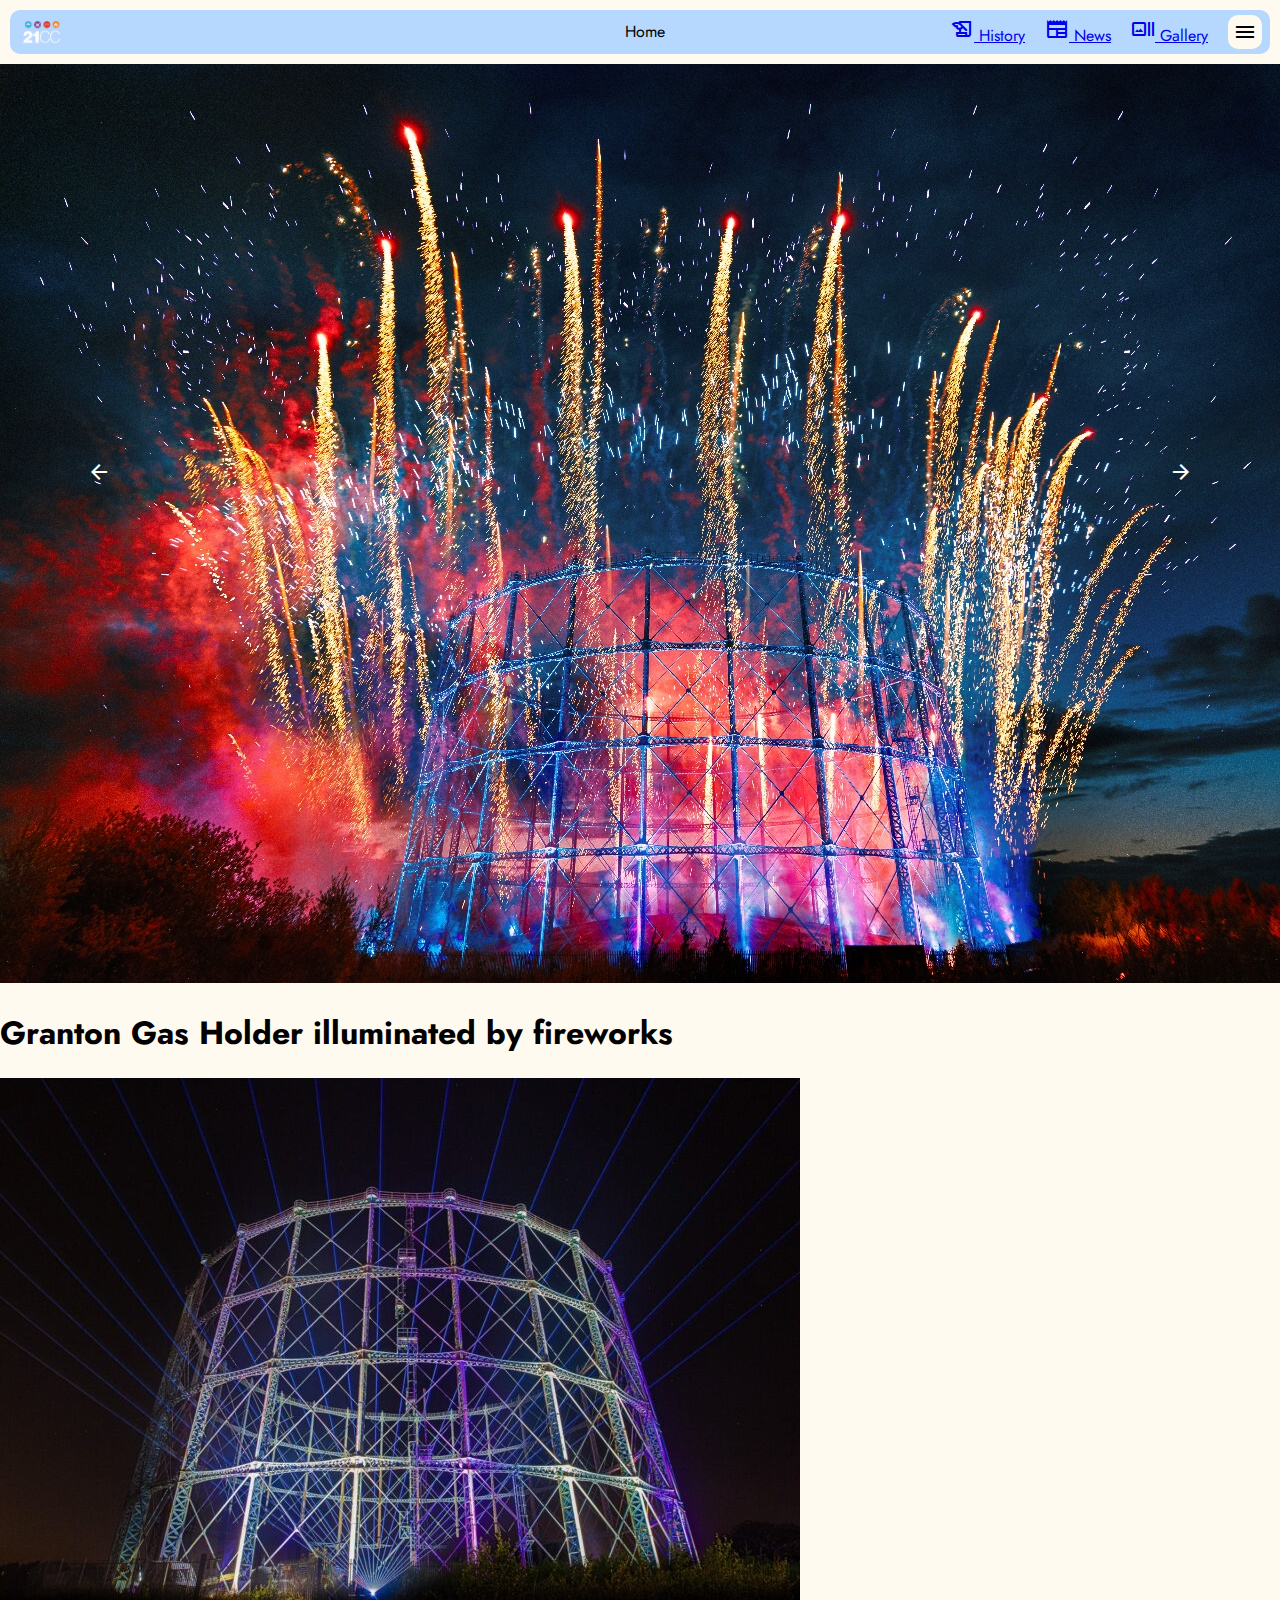
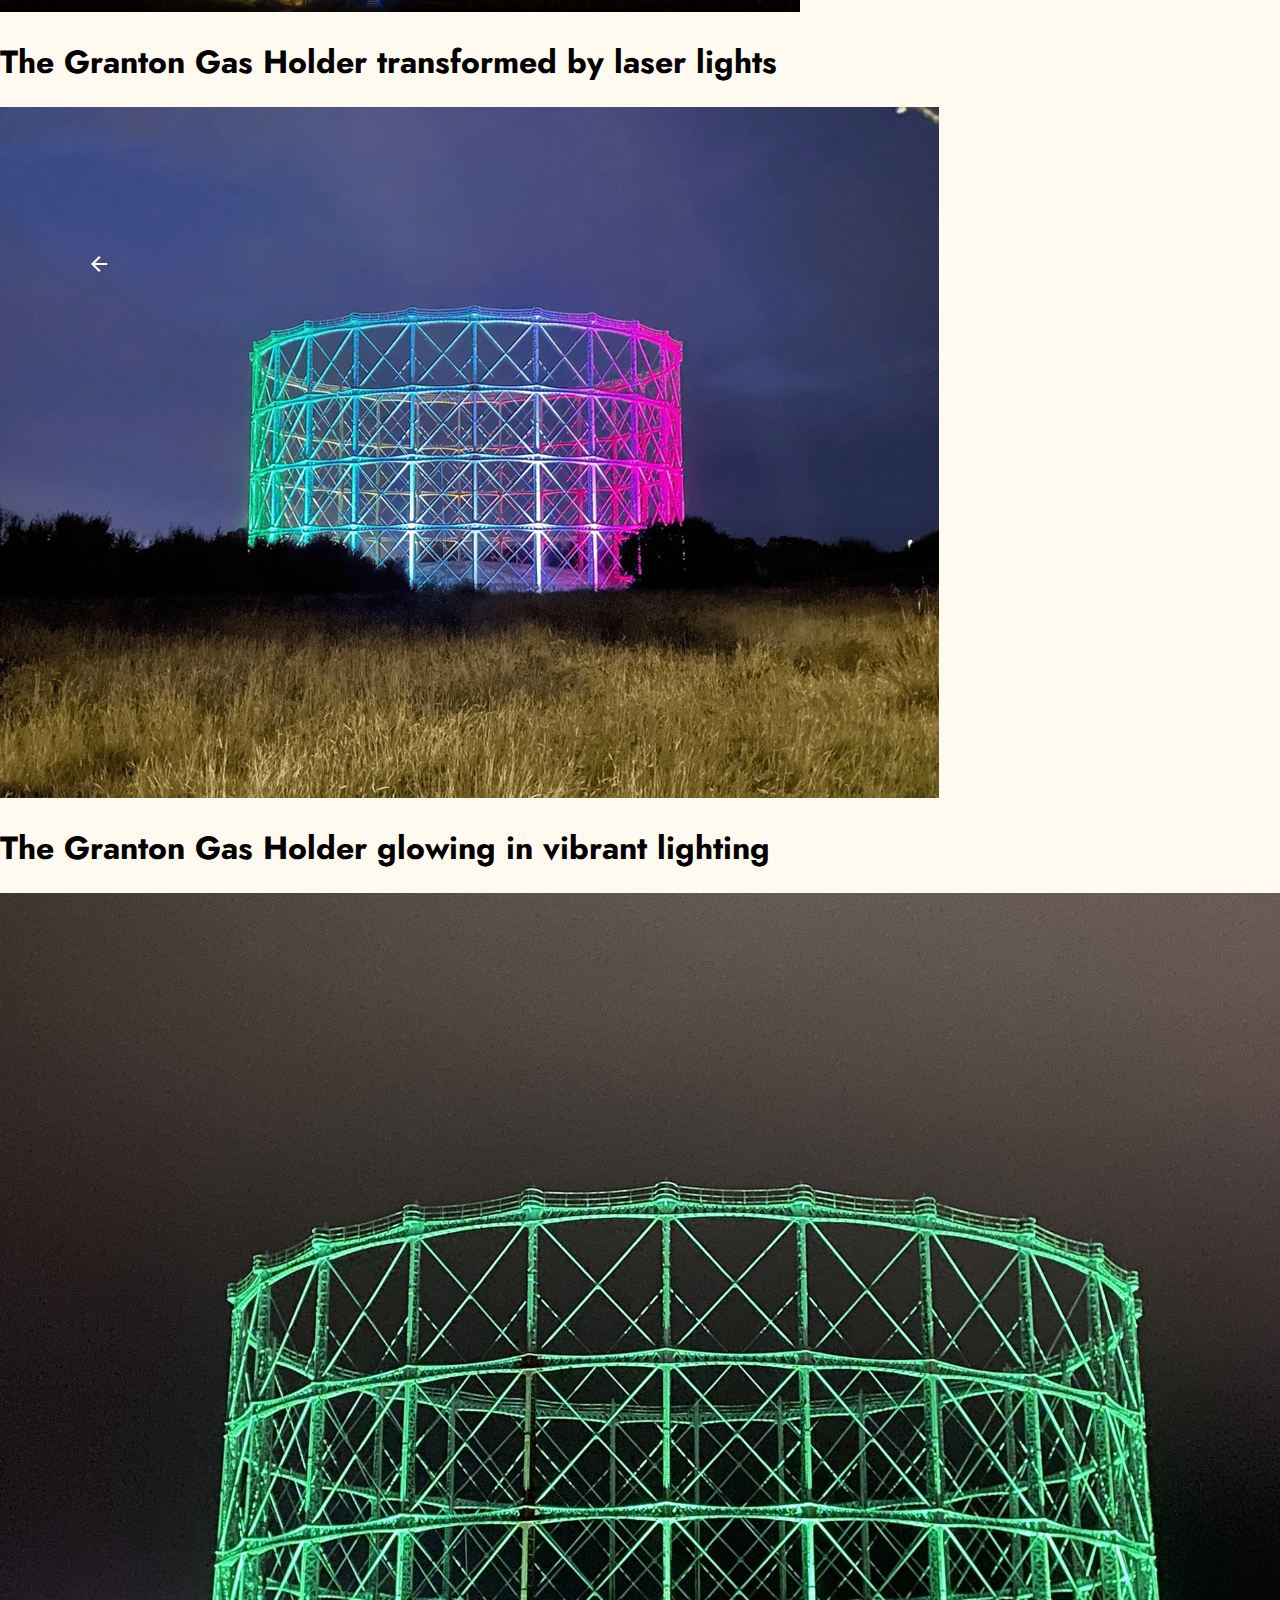
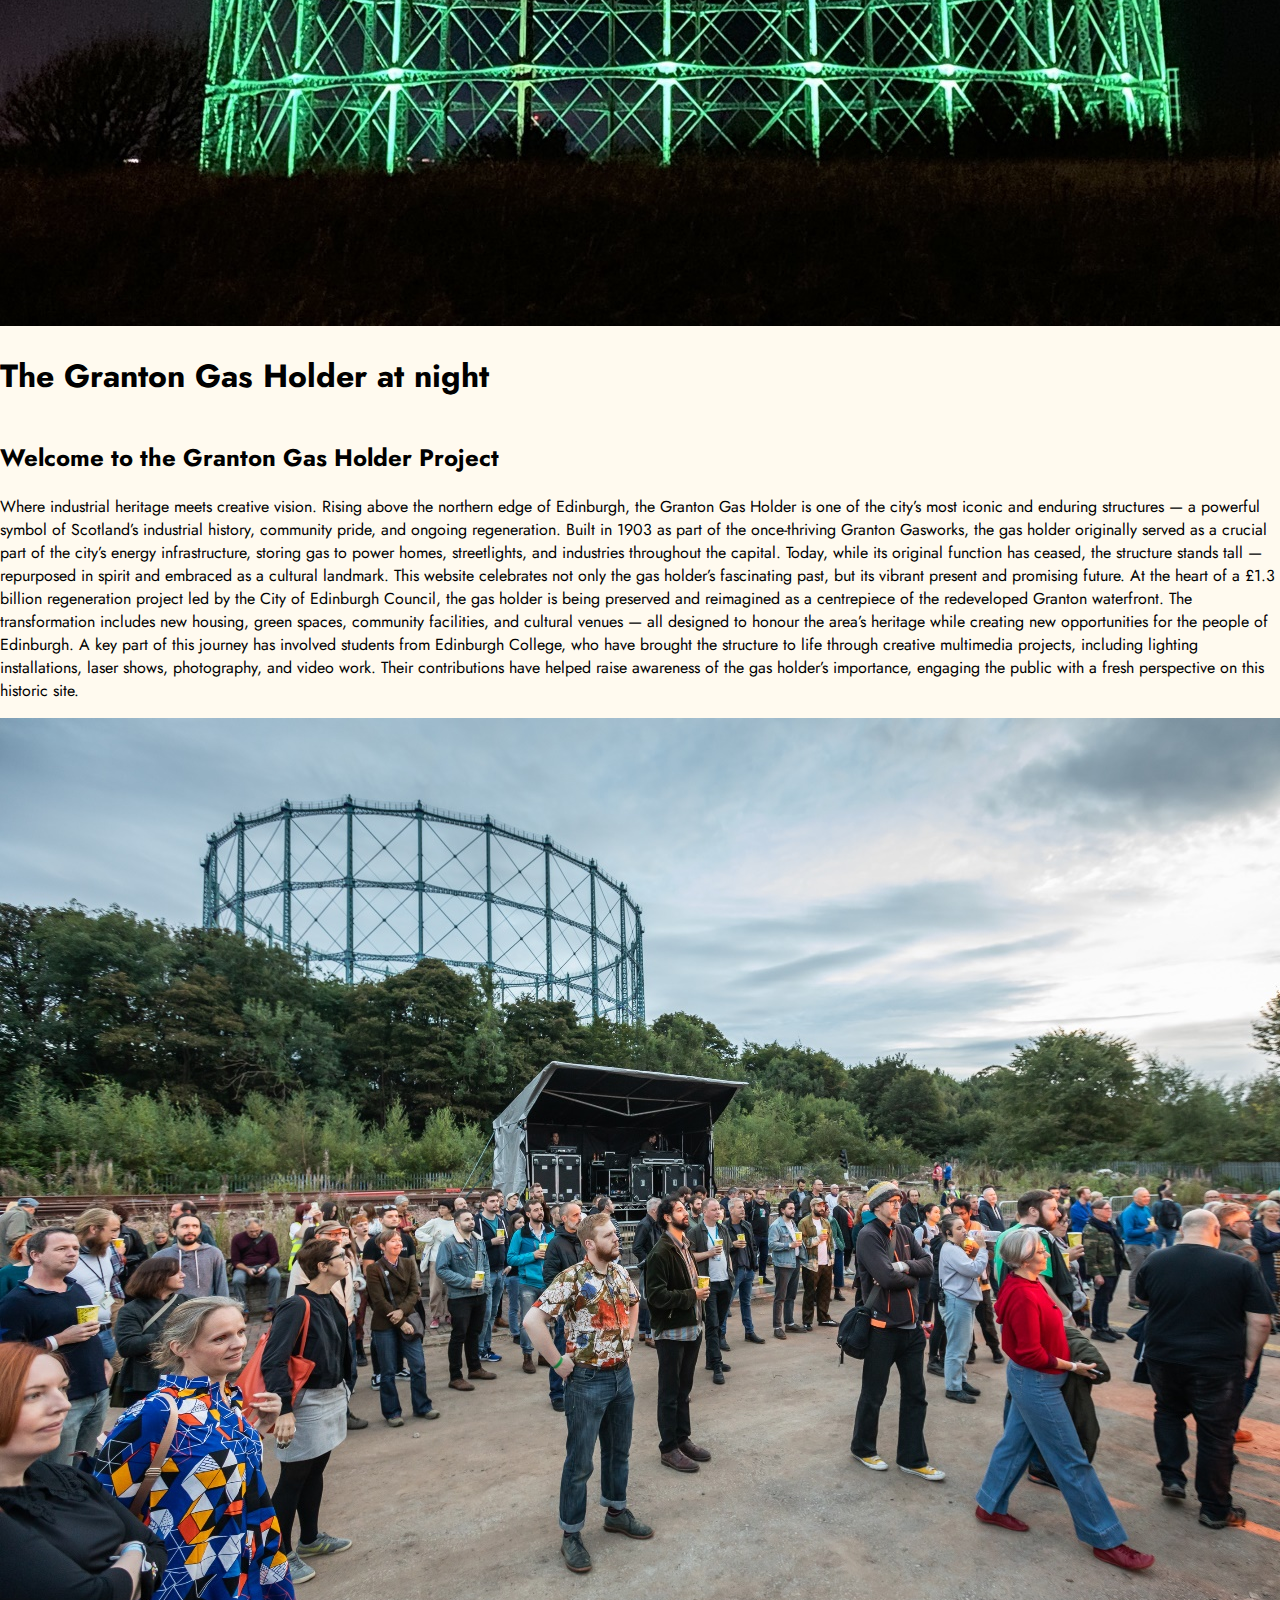
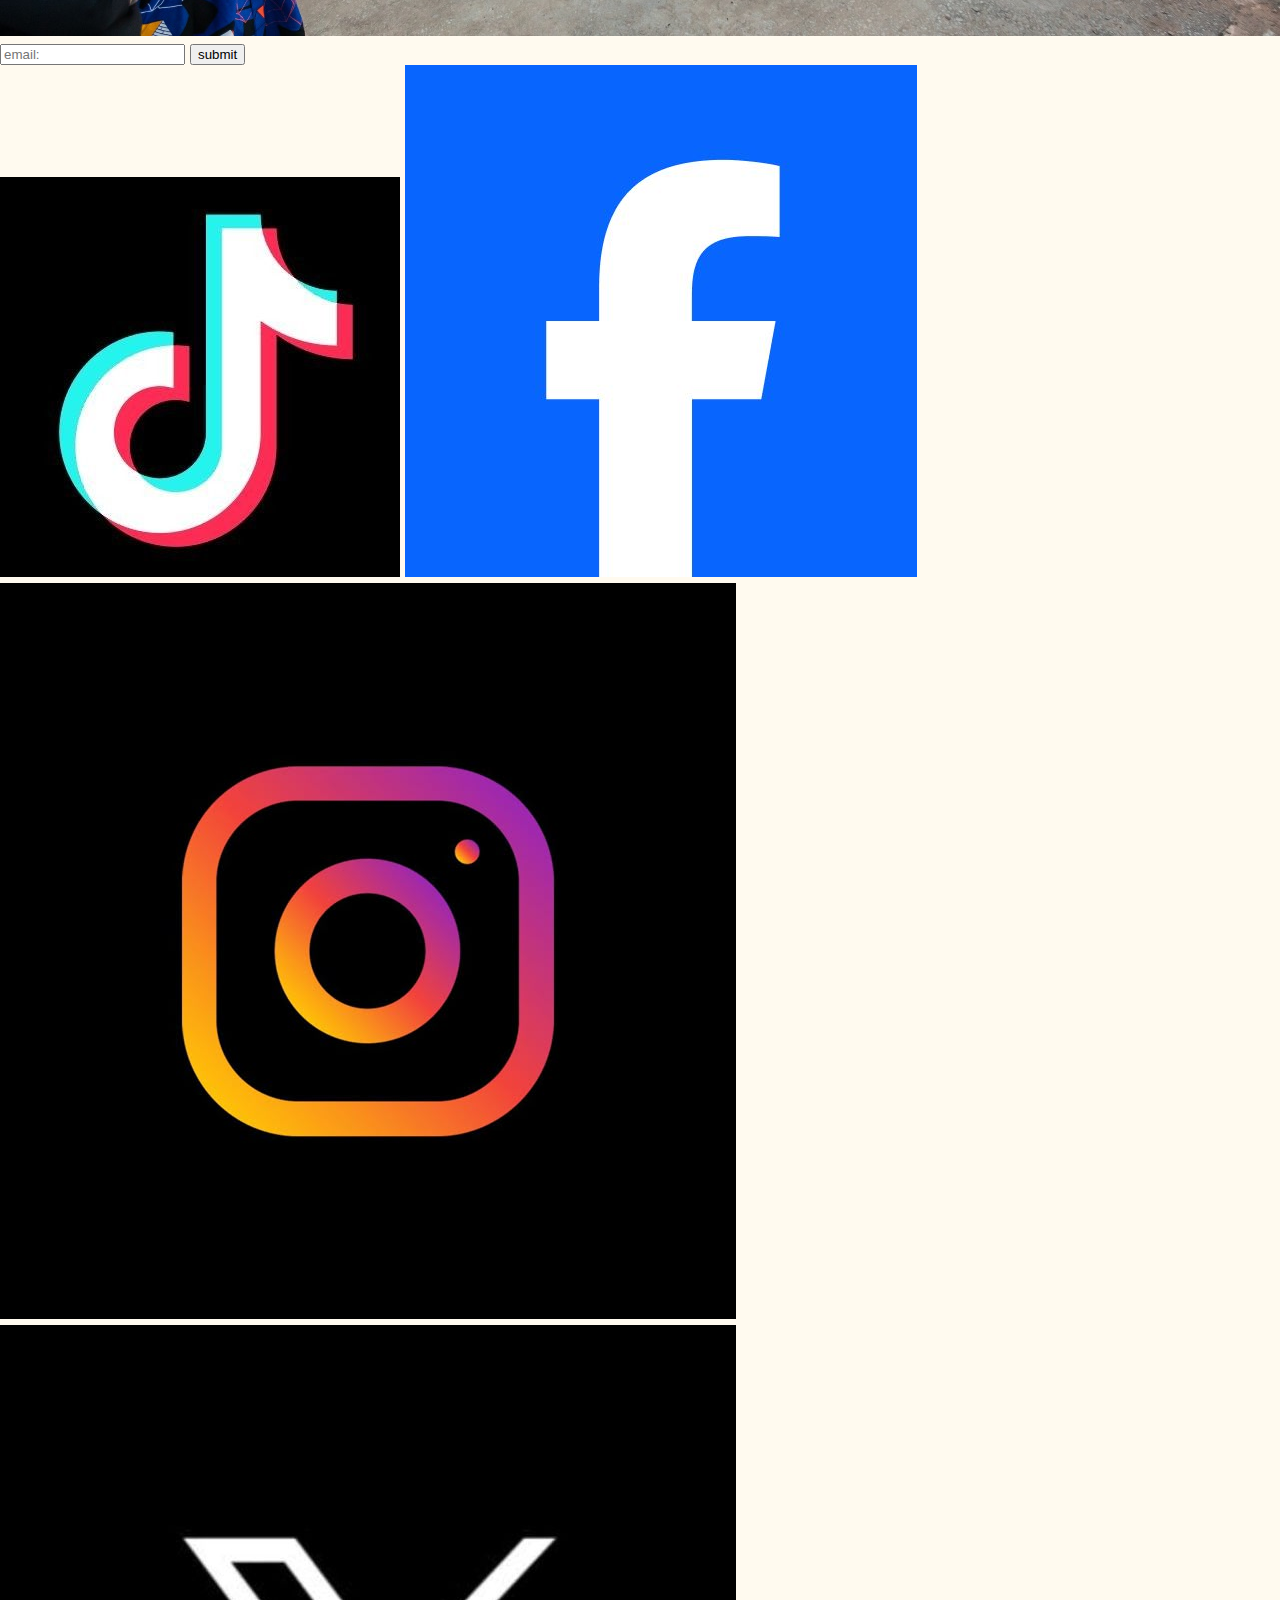
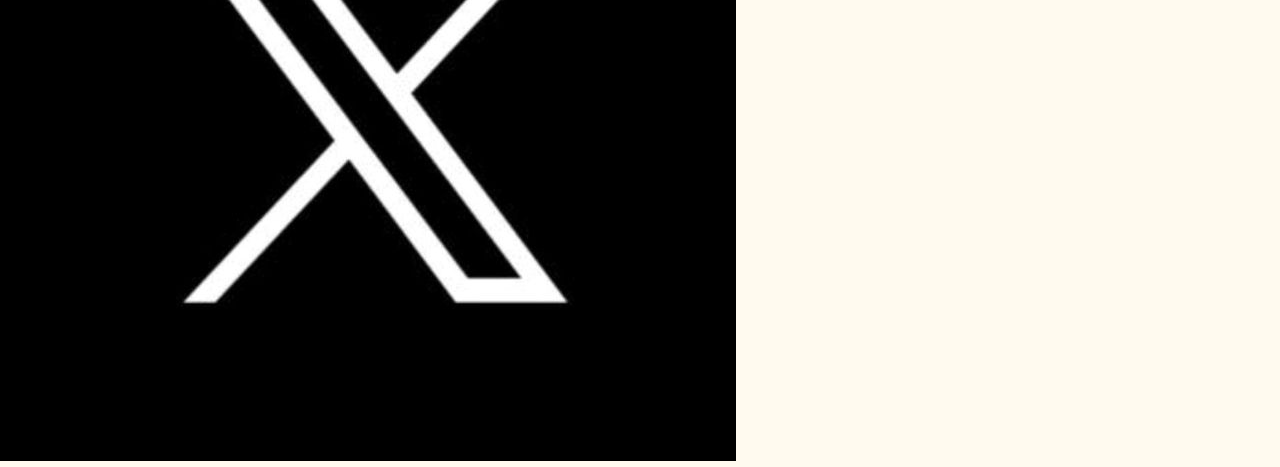
<file: index.html>
<!DOCTYPE html>

<html lang="en">

<head>
  <meta charset="UTF-8" />
  <meta name="viewport" content="width=device-width, initial-scale=1.0" />
  <link rel="stylesheet" href="css/style.css" />
  <script src="js/script.js"></script>
  <title>Document</title>
  <link
    href="https://fonts.googleapis.com/css2?family=Material+Symbols+Outlined&icon_names=arrow_back,arrow_forward,art_track,history_edu,mail,menu,newspaper,pin_drop,videocam"
    rel="stylesheet" />
</head>

<body onresize="slideHeight()">
  <!--navbar -->
  <div class="navbar-container">
    <div class="navbar-content">
      <div class="logo">
        <a href="/"><img src="img/logo.png" alt="logo"/></a>
      </div>
      <div class="title">Home</div>
      <div class="dropdown">
        <div class="desktop-links">
          <a href="/history.html">
            <span class="material-symbols-outlined"> history_edu </span>
            History
          </a>
          <a href="/news.html">
            <span class="material-symbols-outlined"> newspaper </span>
            News
          </a>
          <a href="/gallery.html">
            <span class="material-symbols-outlined"> art_track </span>
            Gallery
          </a>
        </div>
        <span class="dropdown-button" onclick="OpenDropdown()">
          <span class="material-symbols-outlined"> menu </span>
        </span>
        <div class="dropdown-content" id="dropdown">
          <a class="desktop-hide" href="/history.html">
            <span class="material-symbols-outlined"> history_edu </span>
            History
          </a>
          <a class="desktop-hide" href="/news.html">
            <span class="material-symbols-outlined"> newspaper </span>
            News
          </a>
          <a class="desktop-hide" href="/gallery.html">
            <span class="material-symbols-outlined"> art_track </span>
            Gallery
          </a>
          <a href="/live.html">
            <span class="material-symbols-outlined"> videocam </span>
            Livestream
          </a>
          <a href="/location.html">
            <span class="material-symbols-outlined"> pin_drop </span>
            Find Us
          </a>
          <a href="/contact.html">
            <span class="material-symbols-outlined"> mail </span>
            Contact
          </a>
        </div>
      </div>
    </div>
  </div>

  <!-- image carosel -->
  <div class="carosel">
    <div class="img-slide fade">
      <img class="image" src="img/index/1-carosel.jpeg" alt="Granton Gas Holder"/>
      <h1 class="caption">
        Granton Gas Holder illuminated by fireworks
      </h1>
    </div>
    <div class="img-slide fade">
      <img class="image" src="img/index/2-carosel.png" alt="Granton Gas Holder"/>
      <h1 class="caption">
        The Granton Gas Holder transformed by laser lights
      </h1>
    </div>
    <div class="img-slide fade">
      <img class="image" src="img/index/3-carosel.png" alt="Granton Gas Holder"/>
      <h1 class="caption">
        The Granton Gas Holder glowing in vibrant lighting
      </h1>
    </div>
    <!-- Copy from here -->
    <div class="img-slide fade">
      <img class="image" src="img/index/4-carosel.jpeg" alt="Granton Gas Holder"/>
      <h1 class="caption">
        The Granton Gas Holder at night
      </h1>
    </div>
    <!-- to here to add another -->
    <span class="material-symbols-outlined arrow back" onclick="changeimgslide(-1)">
      arrow_back
    </span>
    <span class="material-symbols-outlined arrow forward" onclick="changeimgslide(1)">
      arrow_forward
    </span>
  </div>

  <!-- the info that shows up on the main page-->
  <div class="section index-info">
    <div>
      <h2>Welcome to the Granton Gas Holder Project</h2>
      <p>
        Where industrial heritage meets creative vision. Rising above the
        northern edge of Edinburgh, the Granton Gas Holder is one of the
        city’s most iconic and enduring structures — a powerful symbol of
        Scotland’s industrial history, community pride, and ongoing
        regeneration. Built in 1903 as part of the once-thriving Granton
        Gasworks, the gas holder originally served as a crucial part of the
        city’s energy infrastructure, storing gas to power homes,
        streetlights, and industries throughout the capital. Today, while its
        original function has ceased, the structure stands tall — repurposed
        in spirit and embraced as a cultural landmark. This website celebrates
        not only the gas holder’s fascinating past, but its vibrant present
        and promising future. At the heart of a £1.3 billion regeneration
        project led by the City of Edinburgh Council, the gas holder is being
        preserved and reimagined as a centrepiece of the redeveloped Granton
        waterfront. The transformation includes new housing, green spaces,
        community facilities, and cultural venues — all designed to honour the
        area’s heritage while creating new opportunities for the people of
        Edinburgh. A key part of this journey has involved students from
        Edinburgh College, who have brought the structure to life through
        creative multimedia projects, including lighting installations, laser
        shows, photography, and video work. Their contributions have helped
        raise awareness of the gas holder’s importance, engaging the public
        with a fresh perspective on this historic site.
      </p>
    </div>
    <img src="img/index/1-info.jpeg" alt="Granton Gas Holder"/>
  </div>

  <!-- footer / page selector-->
  <div class="section page-selector">
    <div class="slide fade">
      <a href="/">
        <h1>The Granton Gas Holder Project</h1>
        <p>
          Discover the heart of Edinburgh’s waterfront transformation. At the
          centre of a £1.3 billion regeneration of the Granton waterfront, the
          Granton Gas Holder stands as a powerful symbol of Edinburgh’s
          industrial heritage and bright future. This iconic structure,
          recently brought to life through a series of innovative lighting
          installations and creative multimedia events by talented Edinburgh
          College students, is more than just a landmark — it’s a celebration
          of community, history, and creative vision.
        </p>
      </a>
    </div>
    <div class="slide fade">
      <a href="/history.html">
        <h1>The History of the Granton Gas Holder</h1>
        <p>
          From industrial powerhouse to cultural landmark. The Granton Gas
          Holder has stood proudly on Edinburgh’s northern shoreline for over
          a century, a striking reminder of the city’s industrial past and
          engineering prowess. Constructed in 1903, the gas holder was once
          part of the Granton Gasworks, a vital facility that provided gas for
          homes, businesses, and street lighting across Edinburgh.
        </p>
      </a>
    </div>
    <div class="slide fade">
      <a href="/news.html">
        <h1>Latest News & Updates</h1>
        <p>
          Stay informed with the latest developments around the Granton Gas
          Holder project. This section is your go-to source for news,
          announcements, and behind-the-scenes updates about the Granton Gas
          Holder and the wider regeneration of the Granton waterfront. From
          lighting events and student showcases to milestones in the £1.3bn
          redevelopment, this is where the story continues to unfold.
        </p>
      </a>
    </div>
    <div class="slide fade">
      <a href="/gallery.html">
        <h1>Illuminating the Granton Gas Holder</h1>
        <p>
          A visual journey through heritage, creativity, and transformation.
          Step into the story of the Granton Gas Holder through a curated
          selection of high-quality images and dynamic multimedia content that
          captures the beauty, scale, and spirit of this iconic Edinburgh
          landmark.
        </p>
      </a>
    </div>
    <div class="slide fade">
      <a href="/live.html">
        <h1>Live: Granton Gas Holder in Real Time</h1>
        <p>
          Experience the Granton Gas Holder — anytime, anywhere. Watch the
          iconic Granton Gas Holder as it stands today — live and in real
          time. Whether you’re nearby or across the globe, this live video
          stream gives you a front-row view of one of Edinburgh’s most
          striking landmarks, 24/7.
        </p>
      </a>
    </div>
    <div class="slide fade">
      <a href="/location.html">
        <h1>Visit the Granton Gas Holder</h1>
        <p>
          Find your way to one of Edinburgh’s most iconic landmarks. Located
          on the northern edge of Edinburgh, the Granton Gas Holder sits at
          the heart of a major urban transformation — the £1.3 billion Granton
          waterfront regeneration project. With its towering steel frame and
          striking presence, the gas holder is a must-see destination for
          locals, visitors, and history enthusiasts alike.
        </p>
      </a>
    </div>
    <!-- Copy from here -->
    <div class="slide fade">
      <a href="/contact.html">
        <h1>Contact us, We’d love to hear from you.</h1>
        <p>
          Whether you have questions about the Granton Gas Holder project,
          want to get involved, or have media or collaboration enquiries, our
          team is here to help.
        </p>
      </a>
    </div>
    <!-- to here to add another -->
    <span class="material-symbols-outlined arrow back" onclick="changeslide(-1)">
      arrow_back
    </span>
    <span class="material-symbols-outlined arrow forward" onclick="changeslide(1)">
      arrow_forward
    </span>
  </div>

  <!-- email and socials-->
  <div class="section footer">
    <div class="form">
      <form>
        <input type="text" id="email" name="email" placeholder="email:" />
        <input type="submit" value="submit" />
      </form>
    </div>
    <div class="socials">
      <!-- put social media links and images here-->
      <a href="#" class="social-logo"><img src="img/social_media_icons/Tik_Tok_Logo.jpg" alt="tiktok"></a>
      <a href="#" class="social-logo"><img src="img/social_media_icons/Facebook_Logo.jpg" alt="facebook"></a>
      <a href="#" class="social-logo"><img src="img/social_media_icons/Instagram_Logo.jpg" alt="instagram"></a>
      <a href="#" class="social-logo"><img src="img/social_media_icons/X_Logo.jpg" alt="X"></a>
    </div>
  </div>

  <!-- js stuff -->
  <script>
    slideHeight()
    let imgslideIndex = 1;
    changeimgslide(0);
    let slideIndex = 1;
    changeslide(1);
    dropdown.style.display = "none";
  </script>
</body>

</html>
</file>
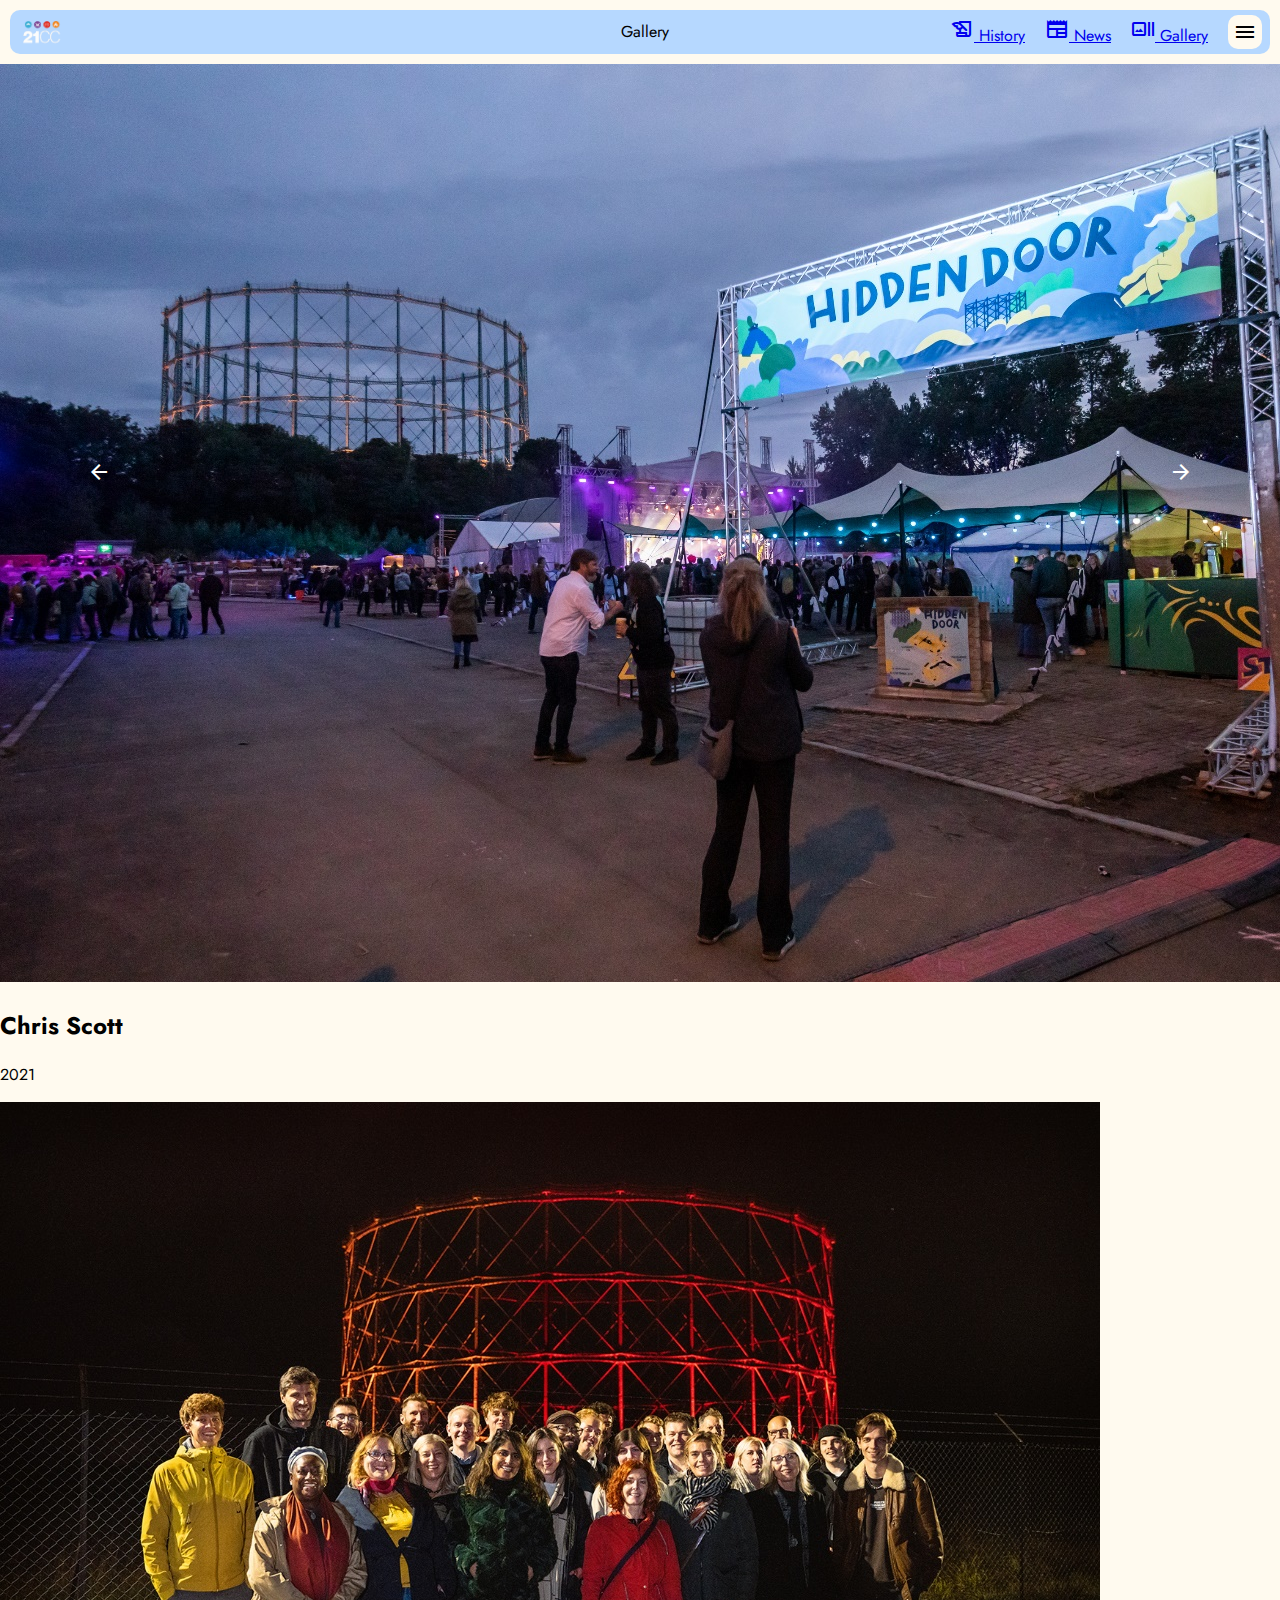
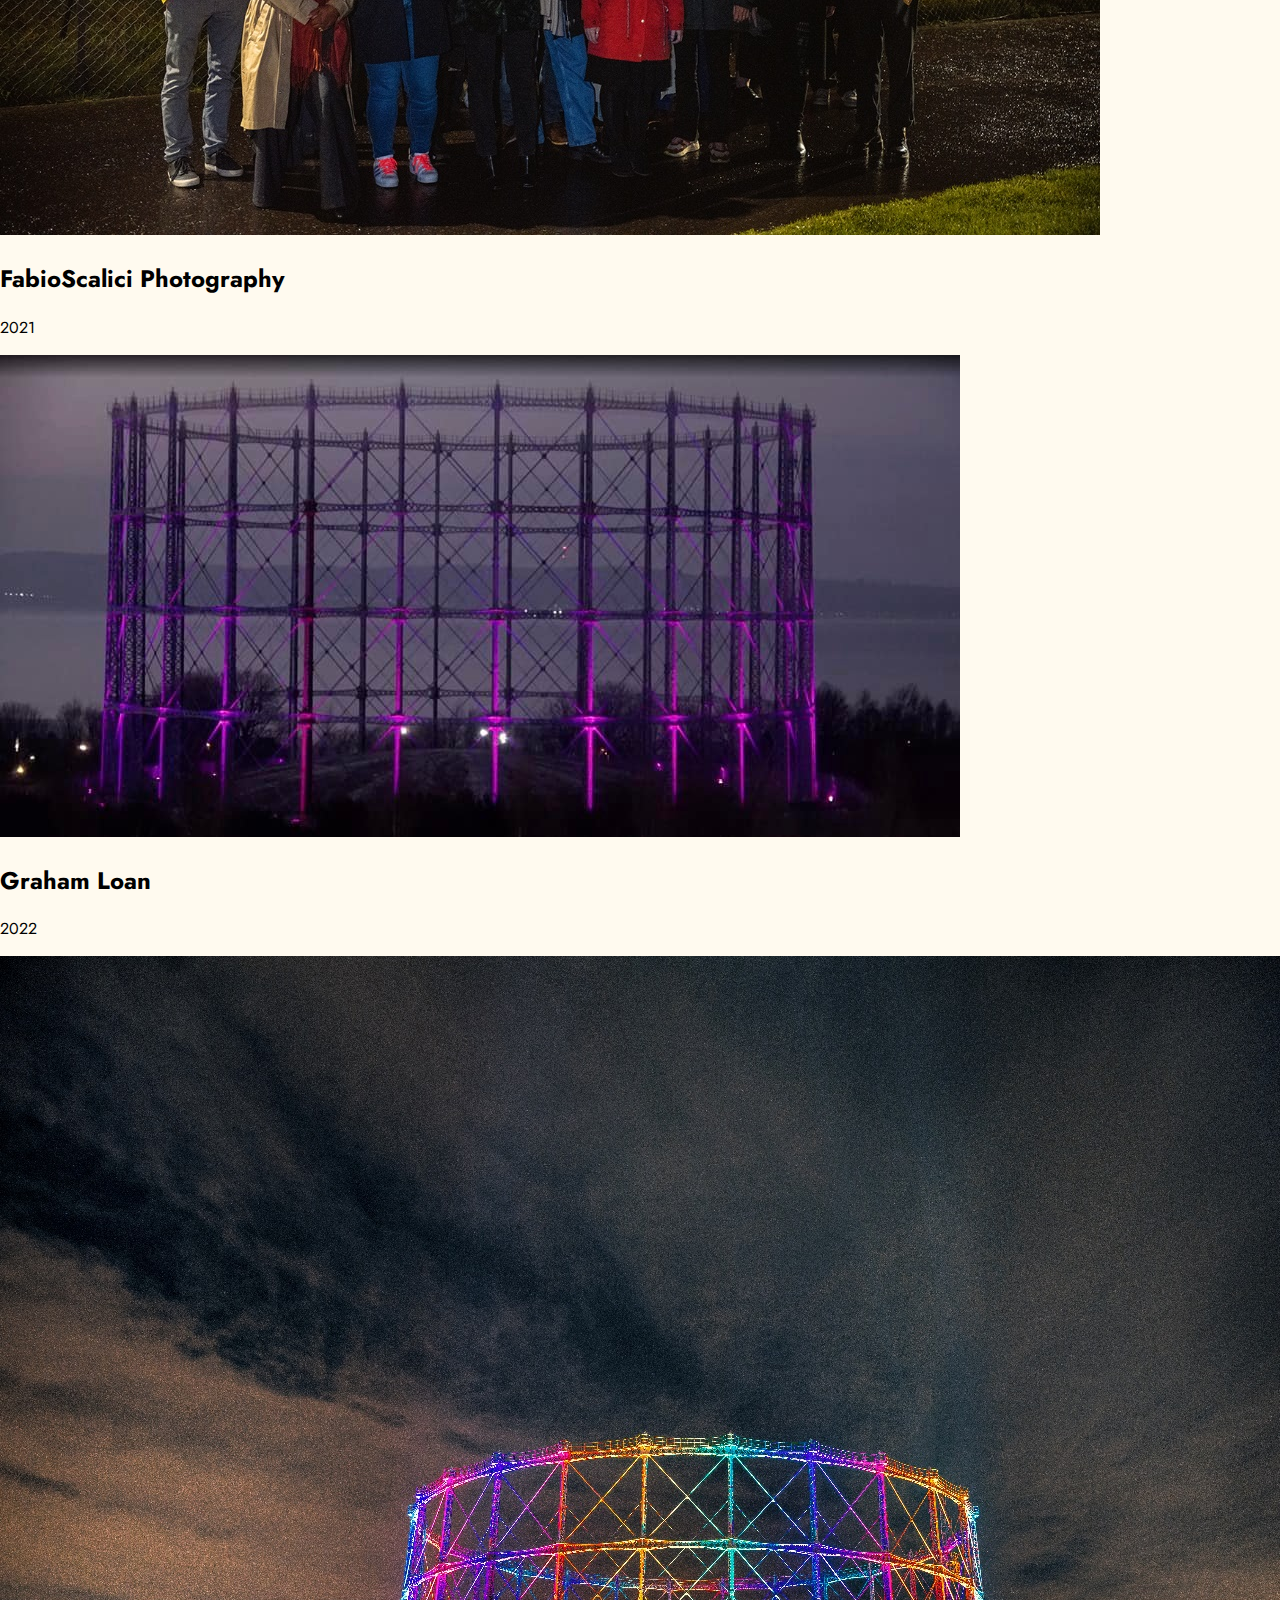
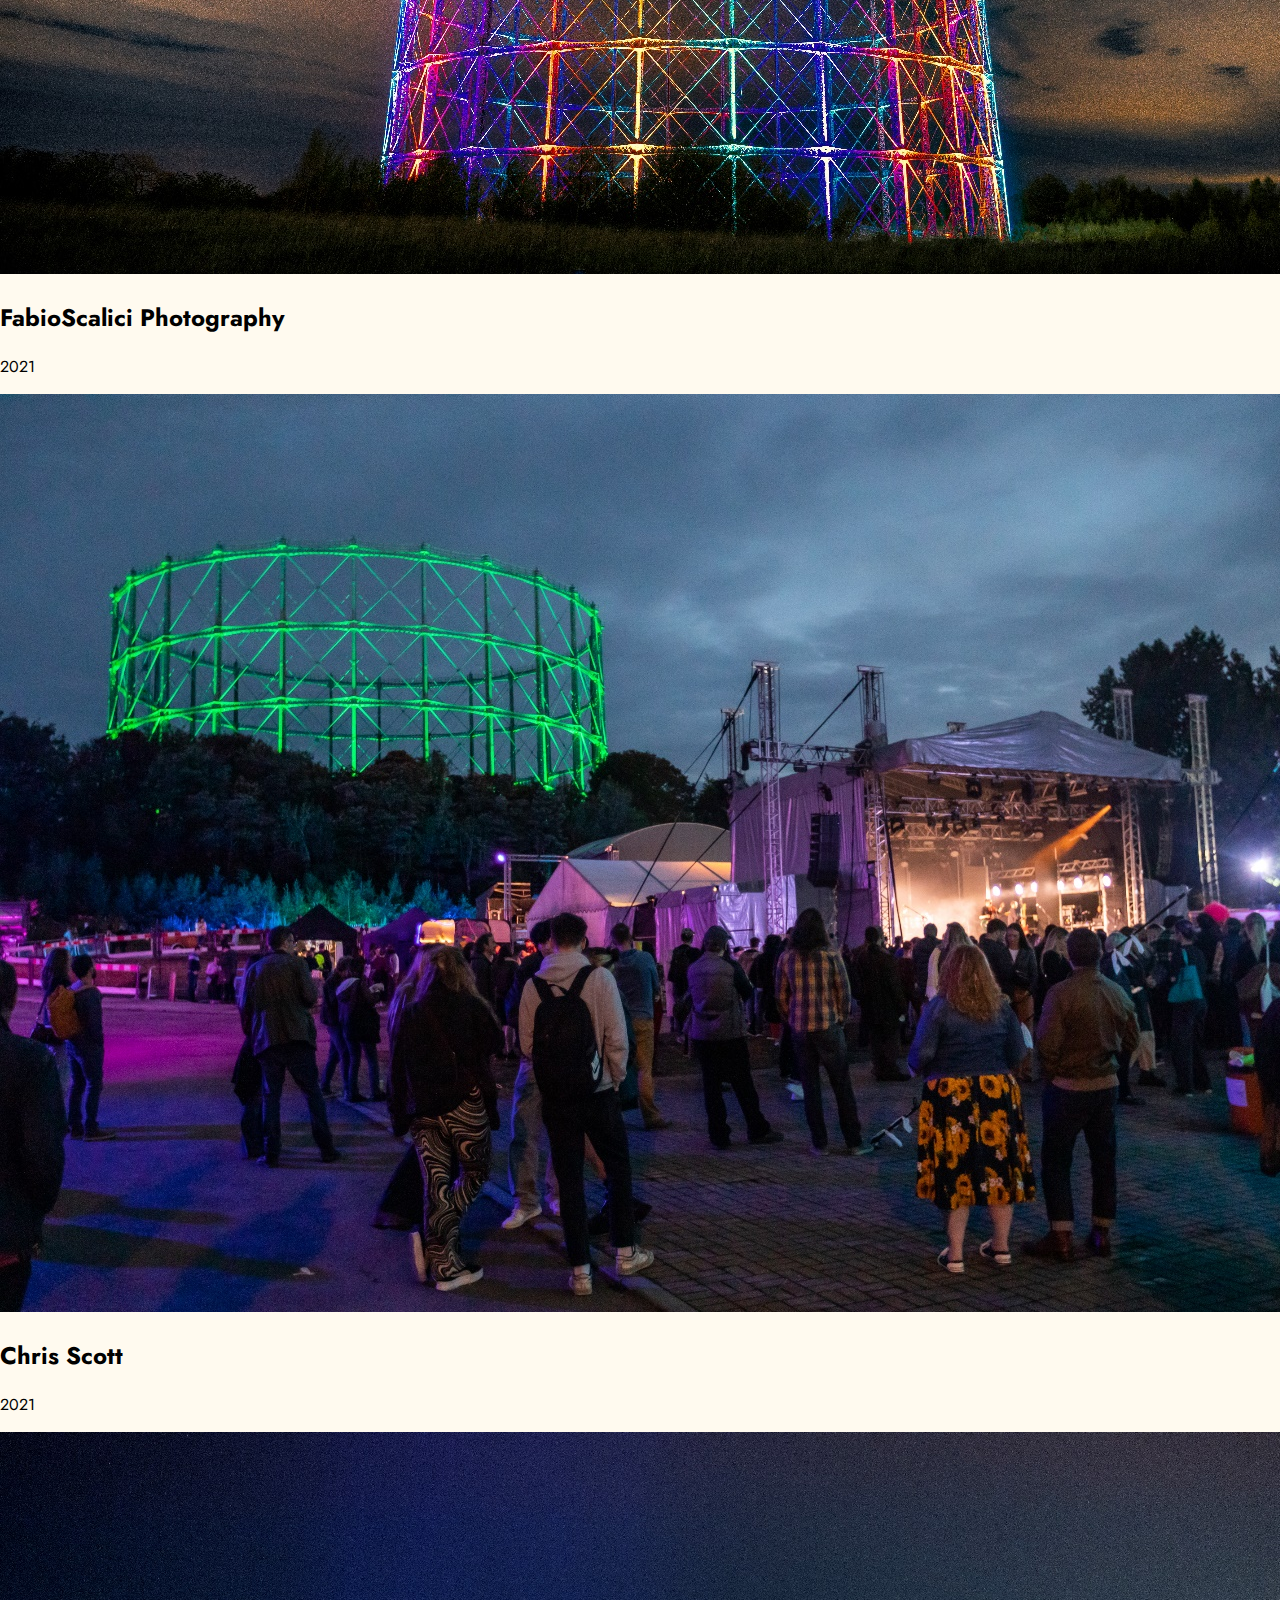
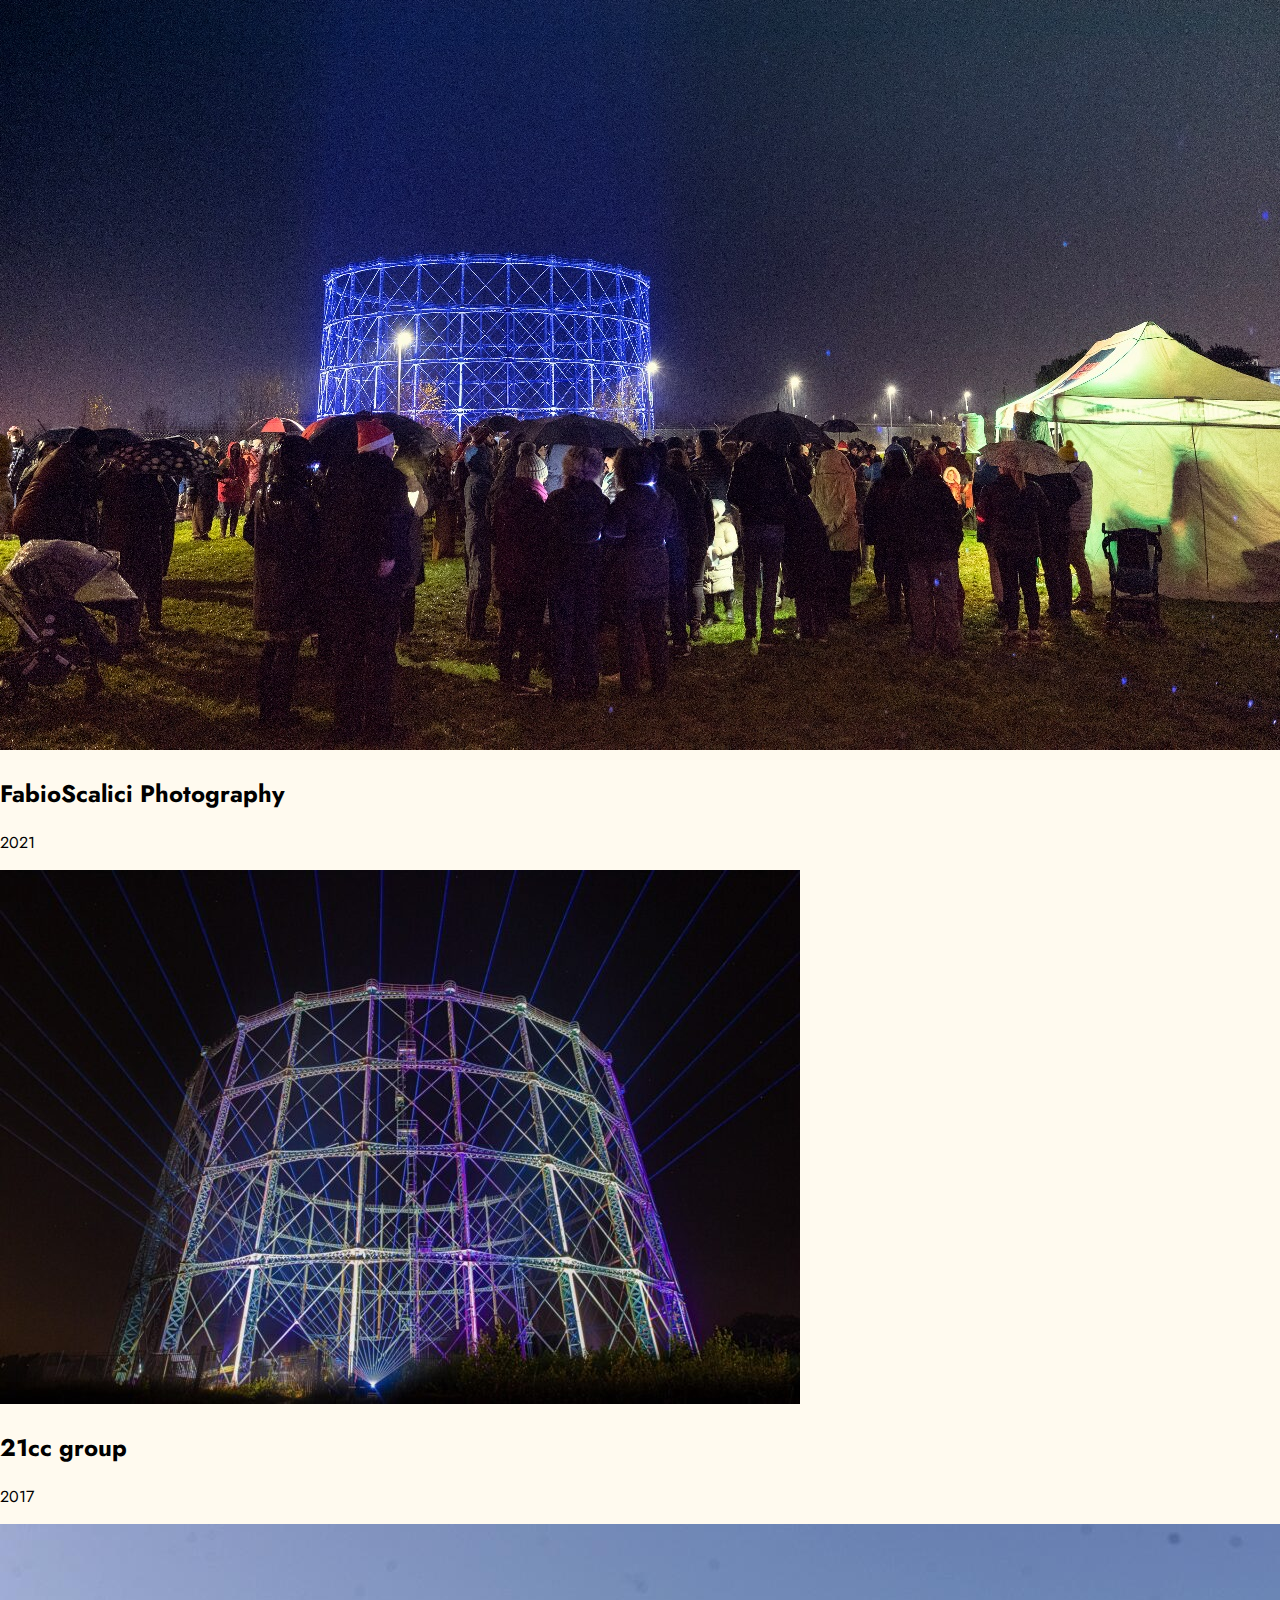
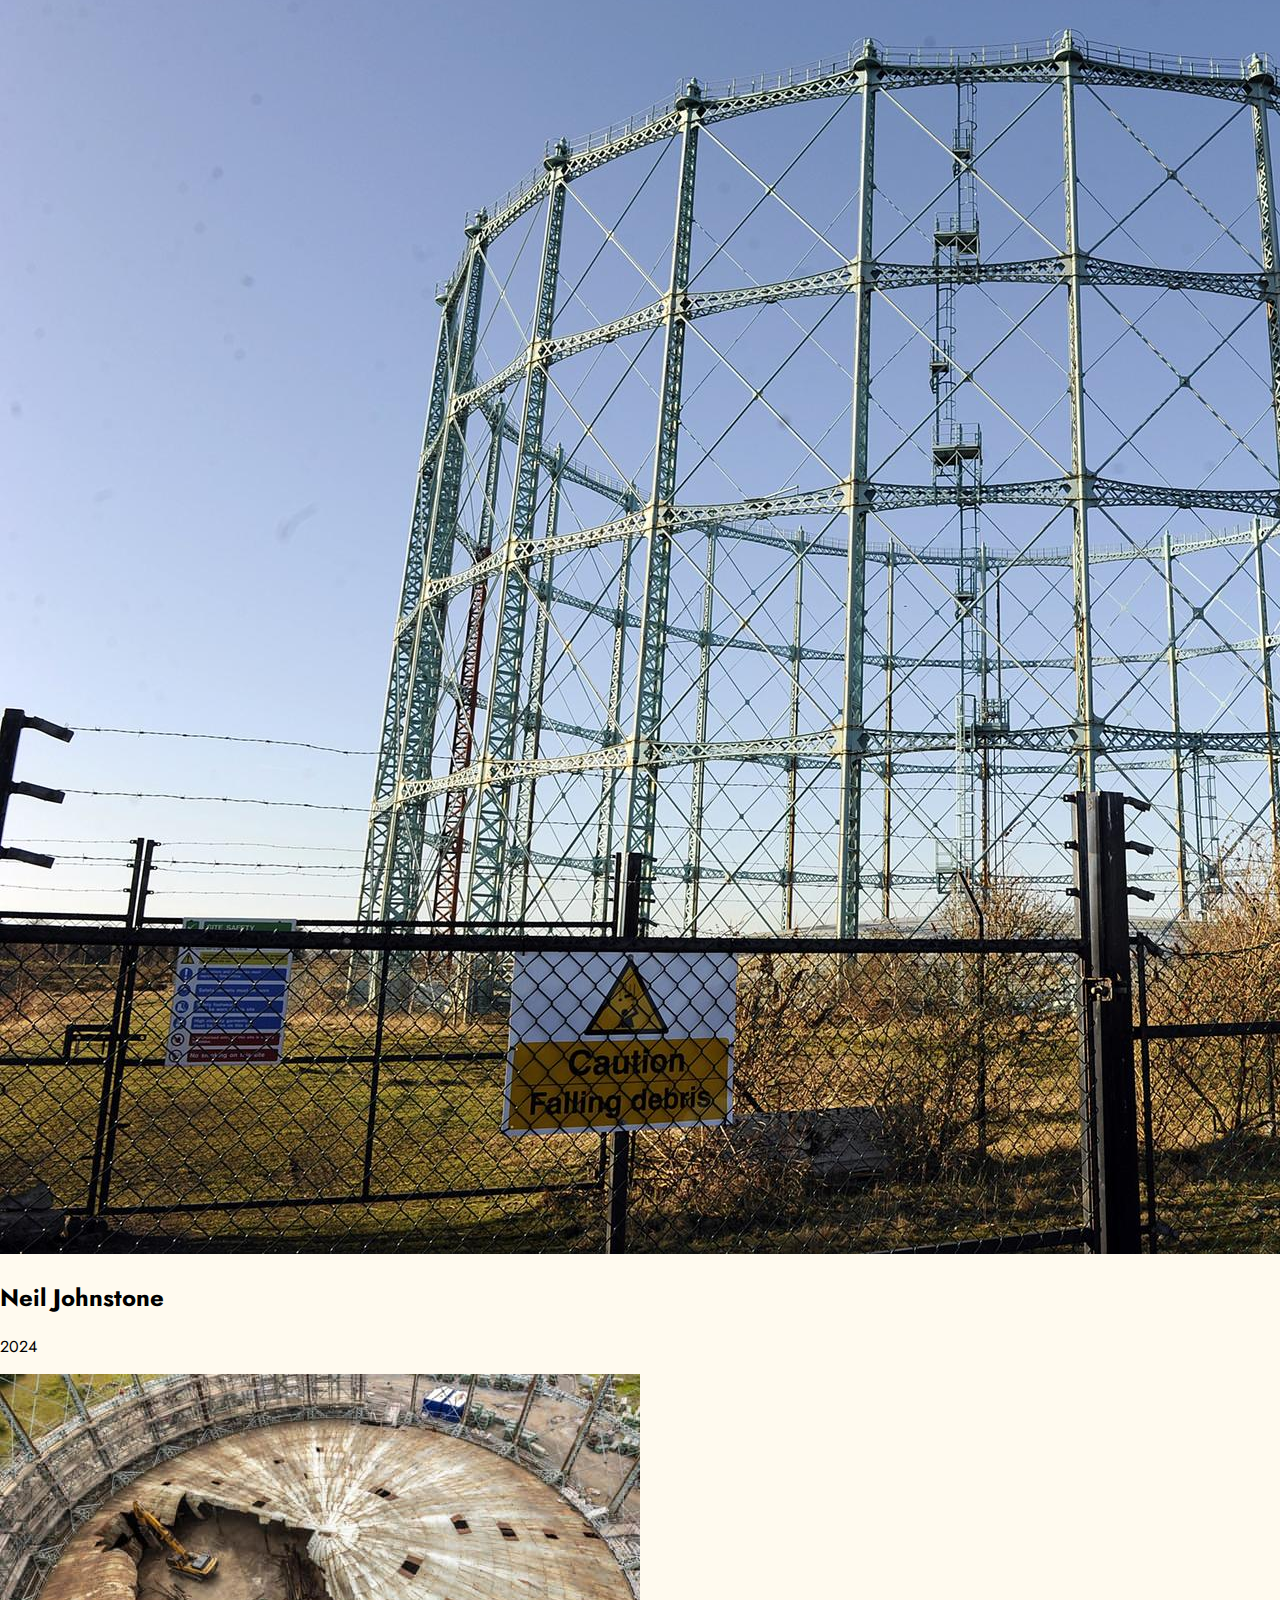
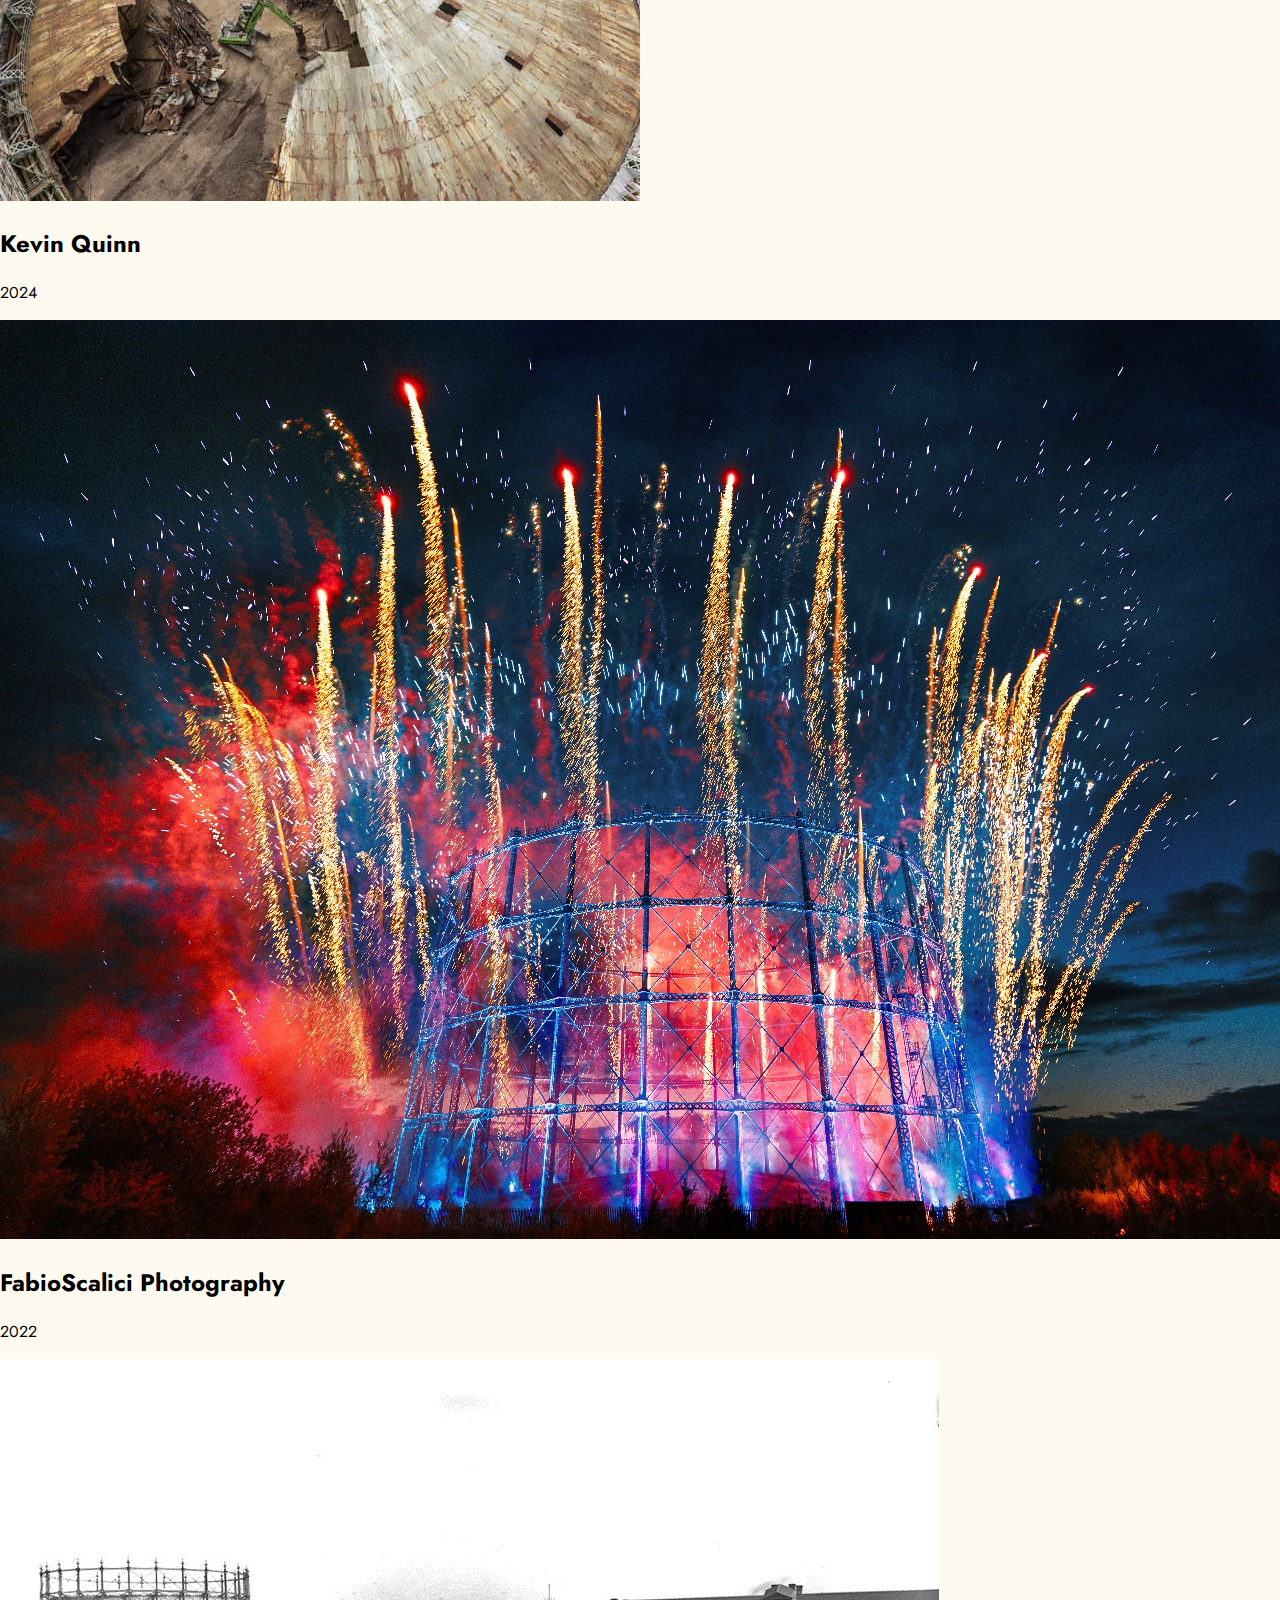
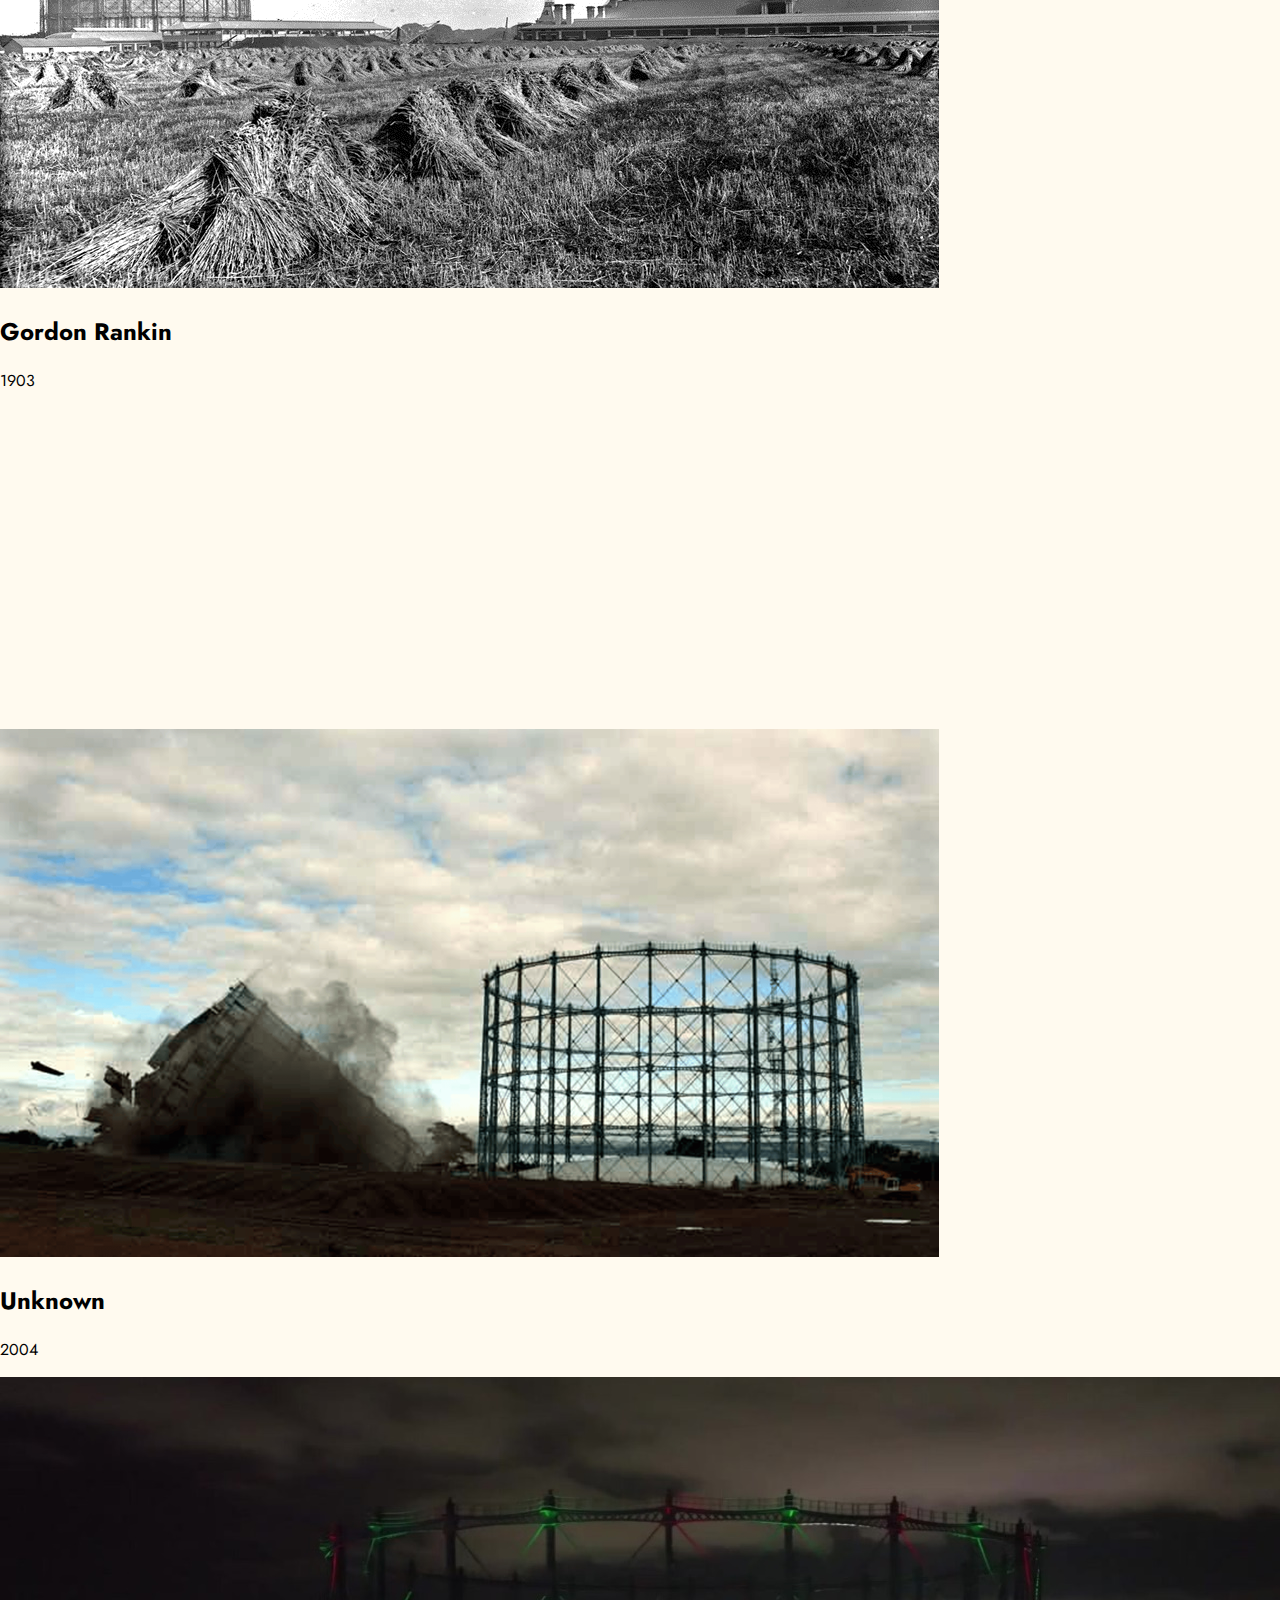
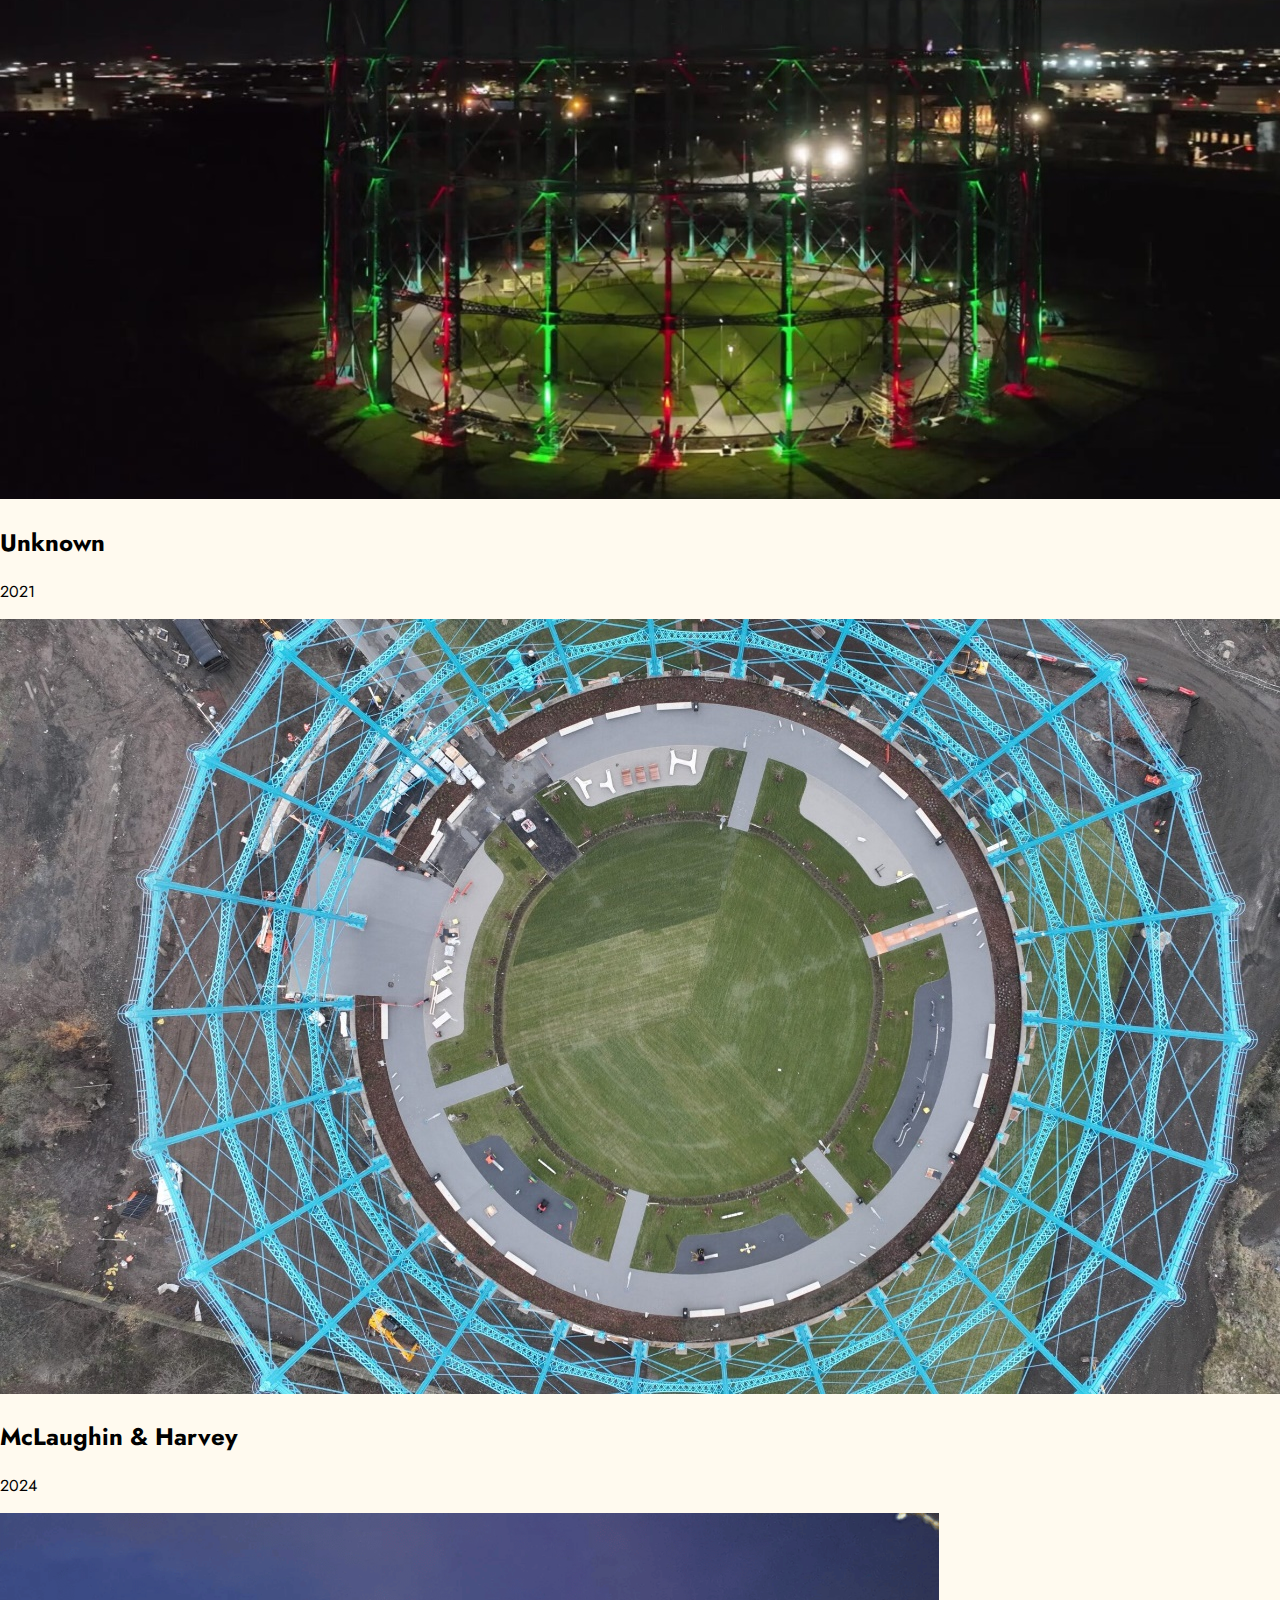
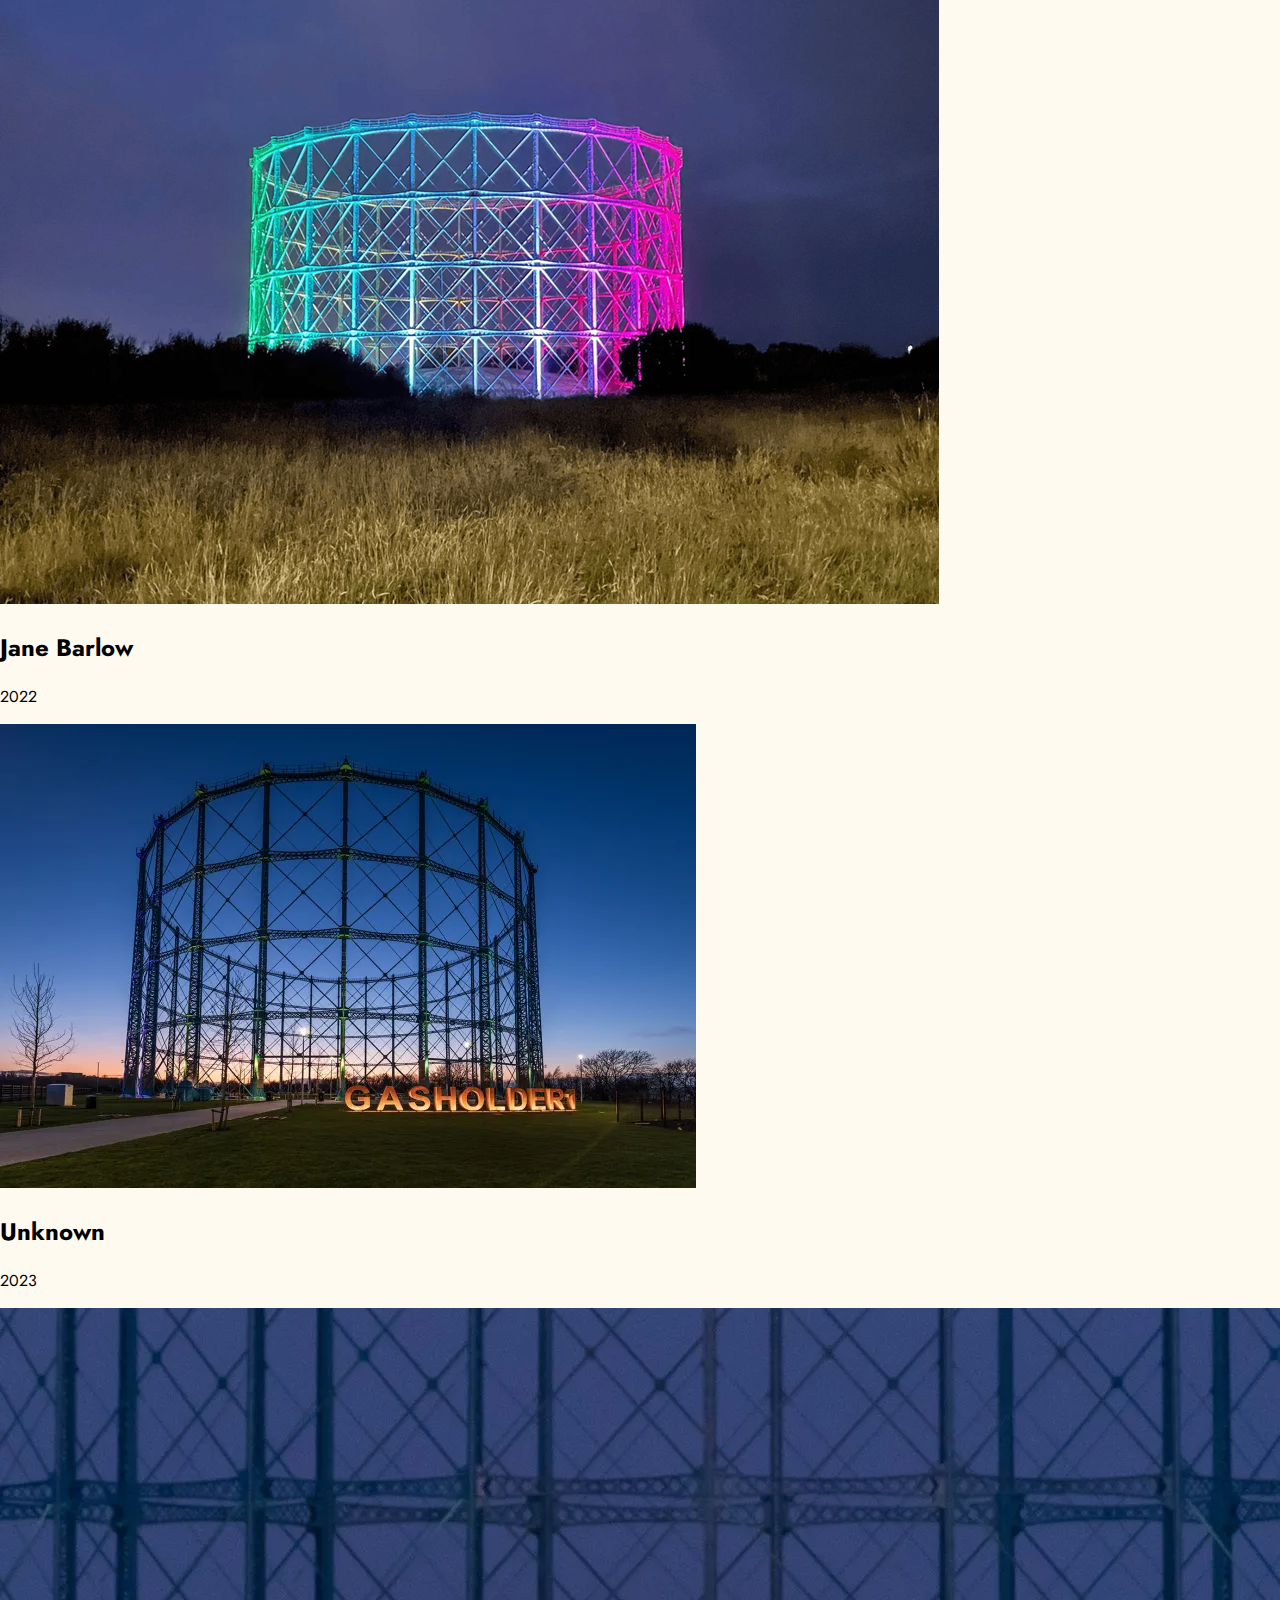
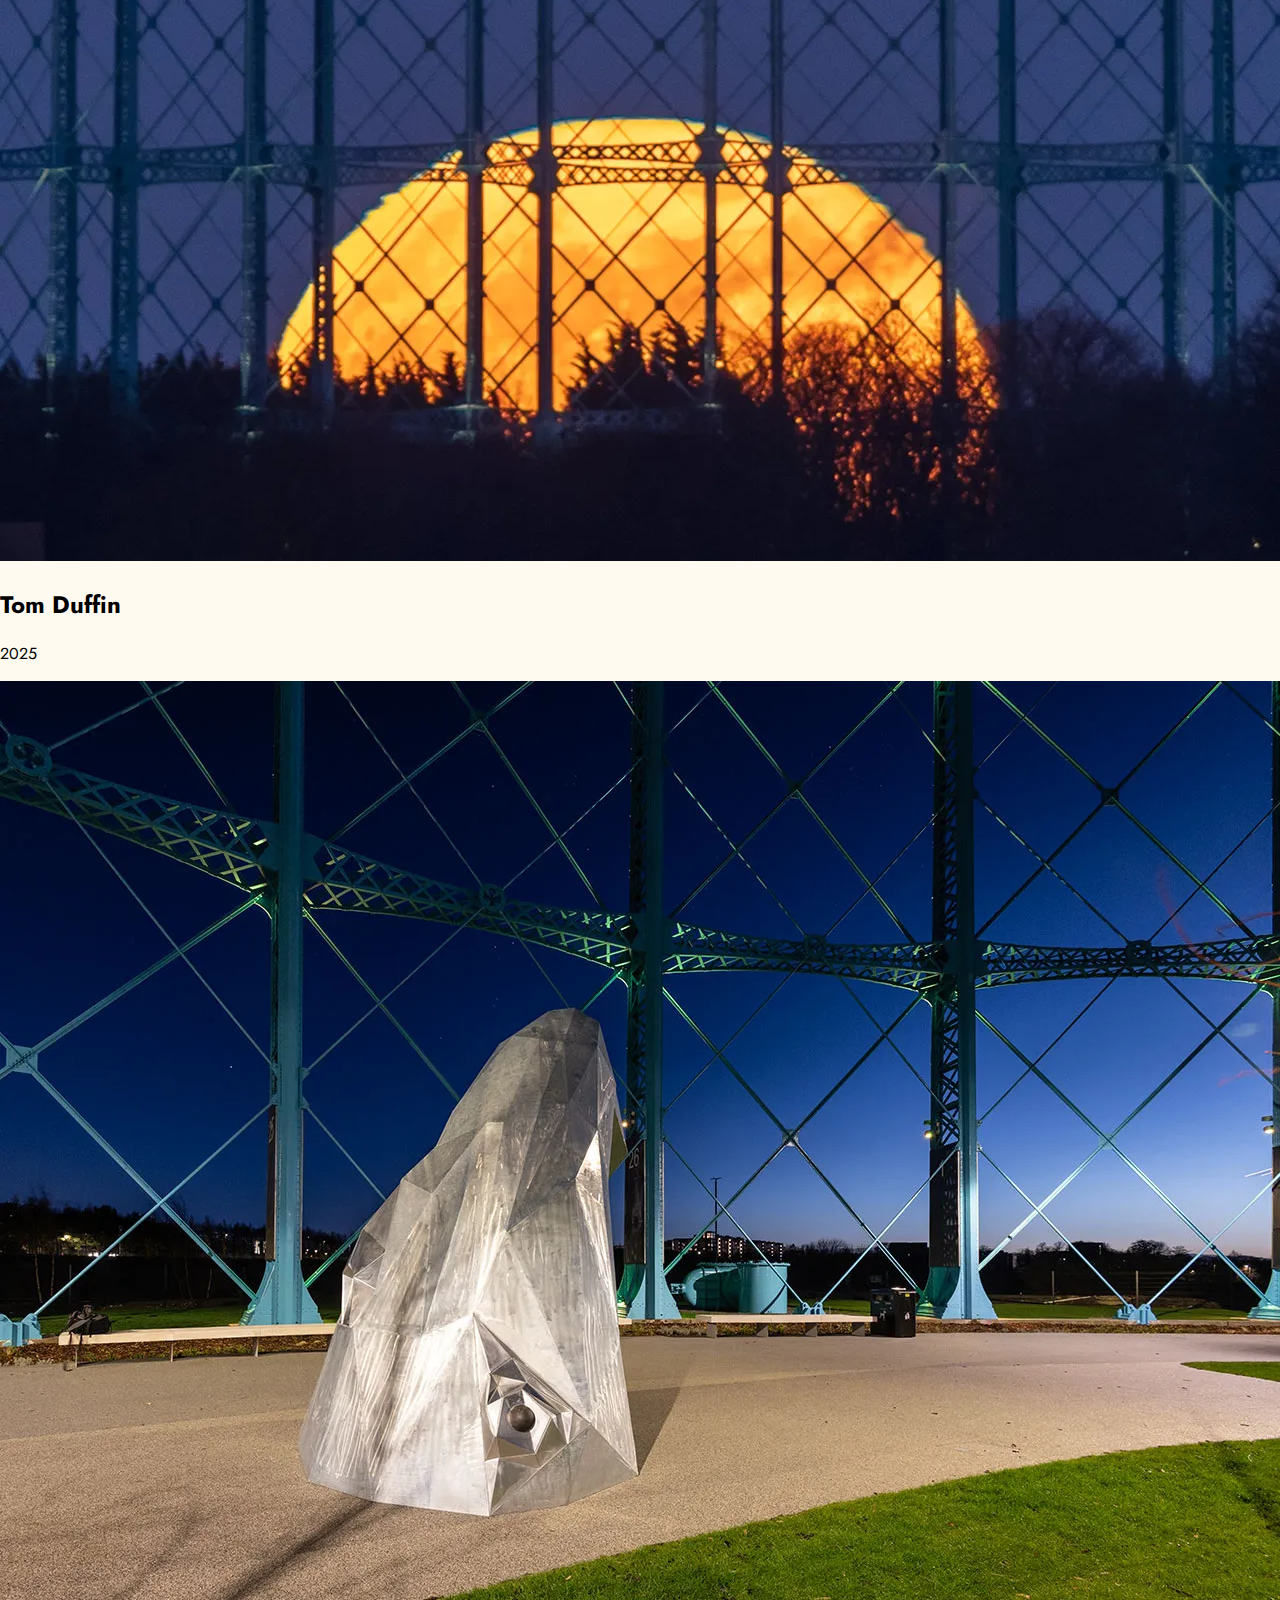
<file: gallery.html>
<!DOCTYPE html>

<html lang="en">
  <head>
    <meta charset="UTF-8" />
    <meta name="viewport" content="width=device-width, initial-scale=1.0" />
    <link rel="stylesheet" href="css/style.css" />
    <script src="js/script.js"></script>
    <title>Gallery | Granton Gas</title>
    <link rel="icon" type="image/x-icon" href="/img/favicon.png" />
    <link
      href="https://fonts.googleapis.com/css2?family=Material+Symbols+Outlined&icon_names=arrow_back,arrow_forward,art_track,history_edu,mail,menu,newspaper,pin_drop,videocam"
      rel="stylesheet"
    />
  </head>

  <body onresize="slideHeight()">
    <!--navbar -->
    <div class="navbar-container">
      <div class="navbar-content">
        <div class="logo">
          <a href="/"><img src="img/logo.png" alt="logo" /></a>
        </div>
        <div class="title">Gallery</div>
        <div class="dropdown">
          <div class="desktop-links">
            <a href="/history.html">
              <span class="material-symbols-outlined"> history_edu </span>
              History
            </a>
            <a href="/news.html">
              <span class="material-symbols-outlined"> newspaper </span>
              News
            </a>
            <a href="/gallery.html">
              <span class="material-symbols-outlined"> art_track </span>
              Gallery
            </a>
          </div>
          <span class="dropdown-button" onclick="OpenDropdown()">
            <span class="material-symbols-outlined"> menu </span>
          </span>
          <div class="dropdown-content" id="dropdown">
            <a class="desktop-hide" href="/history.html">
              <span class="material-symbols-outlined"> history_edu </span>
              History
            </a>
            <a class="desktop-hide" href="/news.html">
              <span class="material-symbols-outlined"> newspaper </span>
              News
            </a>
            <a class="desktop-hide" href="/gallery.html">
              <span class="material-symbols-outlined"> art_track </span>
              Gallery
            </a>
            <a href="/live.html">
              <span class="material-symbols-outlined"> videocam </span>
              Livestream
            </a>
            <a href="/location.html">
              <span class="material-symbols-outlined"> pin_drop </span>
              Find Us
            </a>
            <a href="/contact.html">
              <span class="material-symbols-outlined"> mail </span>
              Contact
            </a>
          </div>
        </div>
      </div>
    </div>

    <!-- gallery -->
    <div class="section gallery">
      <div class="column">
        <div class="gallery-item">
          <img
            src="img/gallery/image1.jpeg"
            class="gallery-image"
            alt="Chris Scott"
          />
          <!-- image goes here-->
          <div class="hover-text">
            <h2>Chris Scott</h2>
            <!-- name of photographer-->
            <p>2021</p>
            <!-- year it was taken-->
          </div>
        </div>
        <div class="gallery-item">
          <img
            src="img/gallery/image2.jpeg"
            class="gallery-image"
            alt="FabioScalici Photography"
          />
          <div class="hover-text">
            <h2>FabioScalici Photography</h2>
            <p>2021</p>
          </div>
        </div>
        <div class="gallery-item">
          <img
            src="img/gallery/image3.jpeg"
            class="gallery-image"
            alt="Graham Loan"
          />
          <div class="hover-text">
            <h2>Graham Loan</h2>
            <p>2022</p>
          </div>
        </div>
        <div class="gallery-item">
          <img
            src="img/gallery/image4.jpeg"
            class="gallery-image"
            alt="FabioScalici"
          />
          <div class="hover-text">
            <h2>FabioScalici Photography</h2>
            <p>2021</p>
          </div>
        </div>
        <div class="gallery-item">
          <img
            src="img/gallery/image5.jpeg"
            class="gallery-image"
            alt="chris scott"
          />
          <div class="hover-text">
            <h2>Chris Scott</h2>
            <p>2021</p>
          </div>
        </div>
        <div class="gallery-item">
          <img
            src="img/gallery/image6.jpeg"
            class="gallery-image"
            alt="FabioScalici"
          />
          <div class="hover-text">
            <h2>FabioScalici Photography</h2>
            <p>2021</p>
          </div>
        </div>
        <div class="gallery-item">
          <img
            src="img/gallery/image26.png"
            class="gallery-image"
            alt="21cc group"
          />
          <div class="hover-text">
            <h2>21cc group</h2>
            <p>2017</p>
          </div>
        </div>
      </div>
      <div class="column">
        <div class="gallery-item">
          <img
            src="img/gallery/image7.jpeg"
            class="gallery-image"
            alt="neil Johnstone"
          />
          <div class="hover-text">
            <h2>Neil Johnstone</h2>
            <p>2024</p>
          </div>
        </div>
        <div class="gallery-item">
          <img
            src="img/gallery/image8.jpeg"
            class="gallery-image"
            alt="Kevin Quinn"
          />
          <div class="hover-text">
            <h2>Kevin Quinn</h2>
            <p>2024</p>
          </div>
        </div>
        <div class="gallery-item">
          <img
            src="img/gallery/image9.jpeg"
            class="gallery-image"
            alt="FabioScalici"
          />
          <div class="hover-text">
            <h2>FabioScalici Photography</h2>
            <p>2022</p>
          </div>
        </div>
        <div class="gallery-item">
          <img
            src="img/gallery/image11.png"
            class="gallery-image"
            alt="Gordon Rankin"
          />
          <div class="hover-text">
            <h2>Gordon Rankin</h2>
            <p>1903</p>
          </div>
        </div>
        <div class="gallery-item">
          <iframe
            class="gallery-image no-hover"
            width="560"
            height="315"
            src="https://www.youtube.com/embed/GAhLXJWk9MU?autoplay=1&mute=1&loop=1&playlist=GAhLXJWk9MU"
            title="YouTube video player"
            frameborder="0"
            allow="accelerometer; autoplay; clipboard-write; encrypted-media; gyroscope; picture-in-picture; web-share"
            referrerpolicy="strict-origin-when-cross-origin"
            allowfullscreen
          ></iframe>
        </div>
        <div class="gallery-item">
          <img
            src="img/gallery/image12.png"
            class="gallery-image"
            alt="Granton Gas Holder"
          />
          <div class="hover-text">
            <h2>Unknown</h2>
            <p>2004</p>
          </div>
        </div>
        <div class="gallery-item">
          <img
            src="img/gallery/image30.jpeg"
            class="gallery-image"
            alt="Granton Gas Holder"
          />
          <div class="hover-text">
            <h2>Unknown</h2>
            <p>2021</p>
          </div>
        </div>
        <div class="gallery-item">
          <img
            src="img/gallery/image27.jpeg"
            class="gallery-image"
            alt="McLaughin & Harvey"
          />
          <div class="hover-text">
            <h2>McLaughin & Harvey</h2>
            <p>2024</p>
          </div>
        </div>
      </div>
      <div class="column">
        <div class="gallery-item">
          <img
            src="img/gallery/image14.png"
            class="gallery-image"
            alt="Jane Barlow"
          />
          <div class="hover-text">
            <h2>Jane Barlow</h2>
            <p>2022</p>
          </div>
        </div>
        <div class="gallery-item">
          <img
            src="img/gallery/image15.png"
            class="gallery-image"
            alt="Granton Gas Holder"
          />
          <div class="hover-text">
            <h2>Unknown</h2>
            <p>2023</p>
          </div>
        </div>
        <div class="gallery-item">
          <img
            src="img/gallery/image16.png"
            class="gallery-image"
            alt="Tom Duffin"
          />
          <div class="hover-text">
            <h2>Tom Duffin</h2>
            <p>2025</p>
          </div>
        </div>
        <div class="gallery-item">
          <img
            src="img/gallery/image17.png"
            class="gallery-image"
            alt="Tom Duffin"
          />
          <div class="hover-text">
            <h2>Tom Duffin</h2>
            <p>2025</p>
          </div>
        </div>
        <div class="gallery-item">
          <img
            src="img/gallery/image18.png"
            class="gallery-image"
            alt="Peter Stubbs"
          />
          <div class="hover-text">
            <h2>Peter Stubbs</h2>
            <p>2004</p>
          </div>
        </div>
        <div class="gallery-item">
          <img
            src="img/gallery/image19.png"
            class="gallery-image"
            alt="Dave Pickering"
          />
          <div class="hover-text">
            <h2>Dave Pickering</h2>
            <p>2025</p>
          </div>
        </div>
        <div class="gallery-item">
          <img
            src="img/gallery/image28.png"
            class="gallery-image"
            alt="Granton Waterfront"
          />
          <div class="hover-text">
            <h2>Granton waterfront</h2>
            <p>2024</p>
          </div>
        </div>
      </div>
      <div class="column">
        <div class="gallery-item">
          <img
            src="img/gallery/image20.png"
            class="gallery-image"
            alt="Tom Duffin"
          />
          <div class="hover-text">
            <h2>Tom Duffin</h2>
            <p>2025</p>
          </div>
        </div>
        <div class="gallery-item">
          <img
            src="img/gallery/image21.jpeg"
            class="gallery-image"
            alt="Michael Thain"
          />
          <div class="hover-text">
            <h2>Michael Thain</h2>
            <p>2021</p>
          </div>
        </div>
        <div class="gallery-item">
          <img
            src="img/gallery/image22.png"
            class="gallery-image"
            alt="PA Media"
          />
          <div class="hover-text">
            <h2>PA Media</h2>
            <p>2025</p>
          </div>
        </div>
        <div class="gallery-item">
          <img
            src="img/gallery/image23.png"
            class="gallery-image"
            alt="Vattenfall Business Solution UK"
          />
          <div class="hover-text">
            <h2>Vattenfall Business Solution UK</h2>
            <p>Date unknown</p>
          </div>
        </div>
        <div class="gallery-item">
          <img
            src="img/gallery/image24.png"
            class="gallery-image"
            alt="City of Edinburgh Council"
          />
          <div class="hover-text">
            <h2>City of Edinburgh Council</h2>
            <p>2024</p>
          </div>
        </div>
        <!-- copy here -->
        <div class="gallery-item">
          <img
            src="img/gallery/image25.png"
            class="gallery-image"
            alt="Kris Gourly"
          />
          <div class="hover-text">
            <h2>Kris Gourly</h2>
            <p>2022</p>
          </div>
        </div>
        <!-- to here to add another-->
        <div class="gallery-item">
          <img
            src="img/gallery/image29.png"
            class="gallery-image"
            alt="The Scotsman"
          />
          <div class="hover-text">
            <h2>The Scotsman</h2>
            <p>2024</p>
          </div>
        </div>
      </div>
    </div>

    <!-- footer / page selector-->
    <div class="section page-selector">
      <div class="slide fade">
        <a href="/">
          <h1>The Granton Gas Holder Project</h1>
          <p>
            Discover the heart of Edinburgh’s waterfront transformation. At the
            centre of a £1.3 billion regeneration of the Granton waterfront, the
            Granton Gas Holder stands as a powerful symbol of Edinburgh’s
            industrial heritage and bright future. This iconic structure,
            recently brought to life through a series of innovative lighting
            installations and creative multimedia events by talented Edinburgh
            College students, is more than just a landmark — it’s a celebration
            of community, history, and creative vision.
          </p>
        </a>
      </div>
      <div class="slide fade">
        <a href="/history.html">
          <h1>The History of the Granton Gas Holder</h1>
          <p>
            From industrial powerhouse to cultural landmark. The Granton Gas
            Holder has stood proudly on Edinburgh’s northern shoreline for over
            a century, a striking reminder of the city’s industrial past and
            engineering prowess. Constructed in 1903, the gas holder was once
            part of the Granton Gasworks, a vital facility that provided gas for
            homes, businesses, and street lighting across Edinburgh.
          </p>
        </a>
      </div>
      <div class="slide fade">
        <a href="/news.html">
          <h1>Latest News & Updates</h1>
          <p>
            Stay informed with the latest developments around the Granton Gas
            Holder project. This section is your go-to source for news,
            announcements, and behind-the-scenes updates about the Granton Gas
            Holder and the wider regeneration of the Granton waterfront. From
            lighting events and student showcases to milestones in the £1.3bn
            redevelopment, this is where the story continues to unfold.
          </p>
        </a>
      </div>
      <div class="slide fade">
        <a href="/gallery.html">
          <h1>Illuminating the Granton Gas Holder</h1>
          <p>
            A visual journey through heritage, creativity, and transformation.
            Step into the story of the Granton Gas Holder through a curated
            selection of high-quality images and dynamic multimedia content that
            captures the beauty, scale, and spirit of this iconic Edinburgh
            landmark.
          </p>
        </a>
      </div>
      <div class="slide fade">
        <a href="/live.html">
          <h1>Live: Granton Gas Holder in Real Time</h1>
          <p>
            Experience the Granton Gas Holder — anytime, anywhere. Watch the
            iconic Granton Gas Holder as it stands today — live and in real
            time. Whether you’re nearby or across the globe, this live video
            stream gives you a front-row view of one of Edinburgh’s most
            striking landmarks, 24/7.
          </p>
        </a>
      </div>
      <div class="slide fade">
        <a href="/location.html">
          <h1>Visit the Granton Gas Holder</h1>
          <p>
            Find your way to one of Edinburgh’s most iconic landmarks. Located
            on the northern edge of Edinburgh, the Granton Gas Holder sits at
            the heart of a major urban transformation — the £1.3 billion Granton
            waterfront regeneration project. With its towering steel frame and
            striking presence, the gas holder is a must-see destination for
            locals, visitors, and history enthusiasts alike.
          </p>
        </a>
      </div>
      <!-- Copy from here -->
      <div class="slide fade">
        <a href="/contact.html">
          <h1>Contact us, We’d love to hear from you.</h1>
          <p>
            Whether you have questions about the Granton Gas Holder project,
            want to get involved, or have media or collaboration enquiries, our
            team is here to help.
          </p>
        </a>
      </div>
      <!-- to here to add another -->
      <span
        class="material-symbols-outlined arrow back"
        onclick="changeslide(-1)"
      >
        arrow_back
      </span>
      <span
        class="material-symbols-outlined arrow forward"
        onclick="changeslide(1)"
      >
        arrow_forward
      </span>
    </div>

    <!-- footer -->
    <div class="section footer">
      <div class="form">
        <form>
          <input type="text" id="email" name="email" placeholder="email:" />
          <input type="submit" value="submit" />
        </form>
      </div>
      <div class="socials">
        <!-- put social media links and images here-->
        <a href="https://tiktok.com/" class="social-logo"
          ><img src="img/social_media_icons/Tik_Tok_Logo.jpg" alt="tiktok"
        /></a>
        <a href="https://facebook.com/" class="social-logo"
          ><img src="img/social_media_icons/Facebook_Logo.jpg" alt="facebook"
        /></a>
        <a href="https://instagram.com/" class="social-logo"
          ><img src="img/social_media_icons/Instagram_Logo.jpg" alt="instagram"
        /></a>
        <a href="https://twitter.com/" class="social-logo"
          ><img src="img/social_media_icons/X_Logo.jpg" alt="X"
        /></a>
      </div>
    </div>

    <script>
      slideHeight();
      let slideIndex = 1;
      changeslide(4);
      dropdown.style.display = "none";
    </script>
  </body>
</html>
</file>
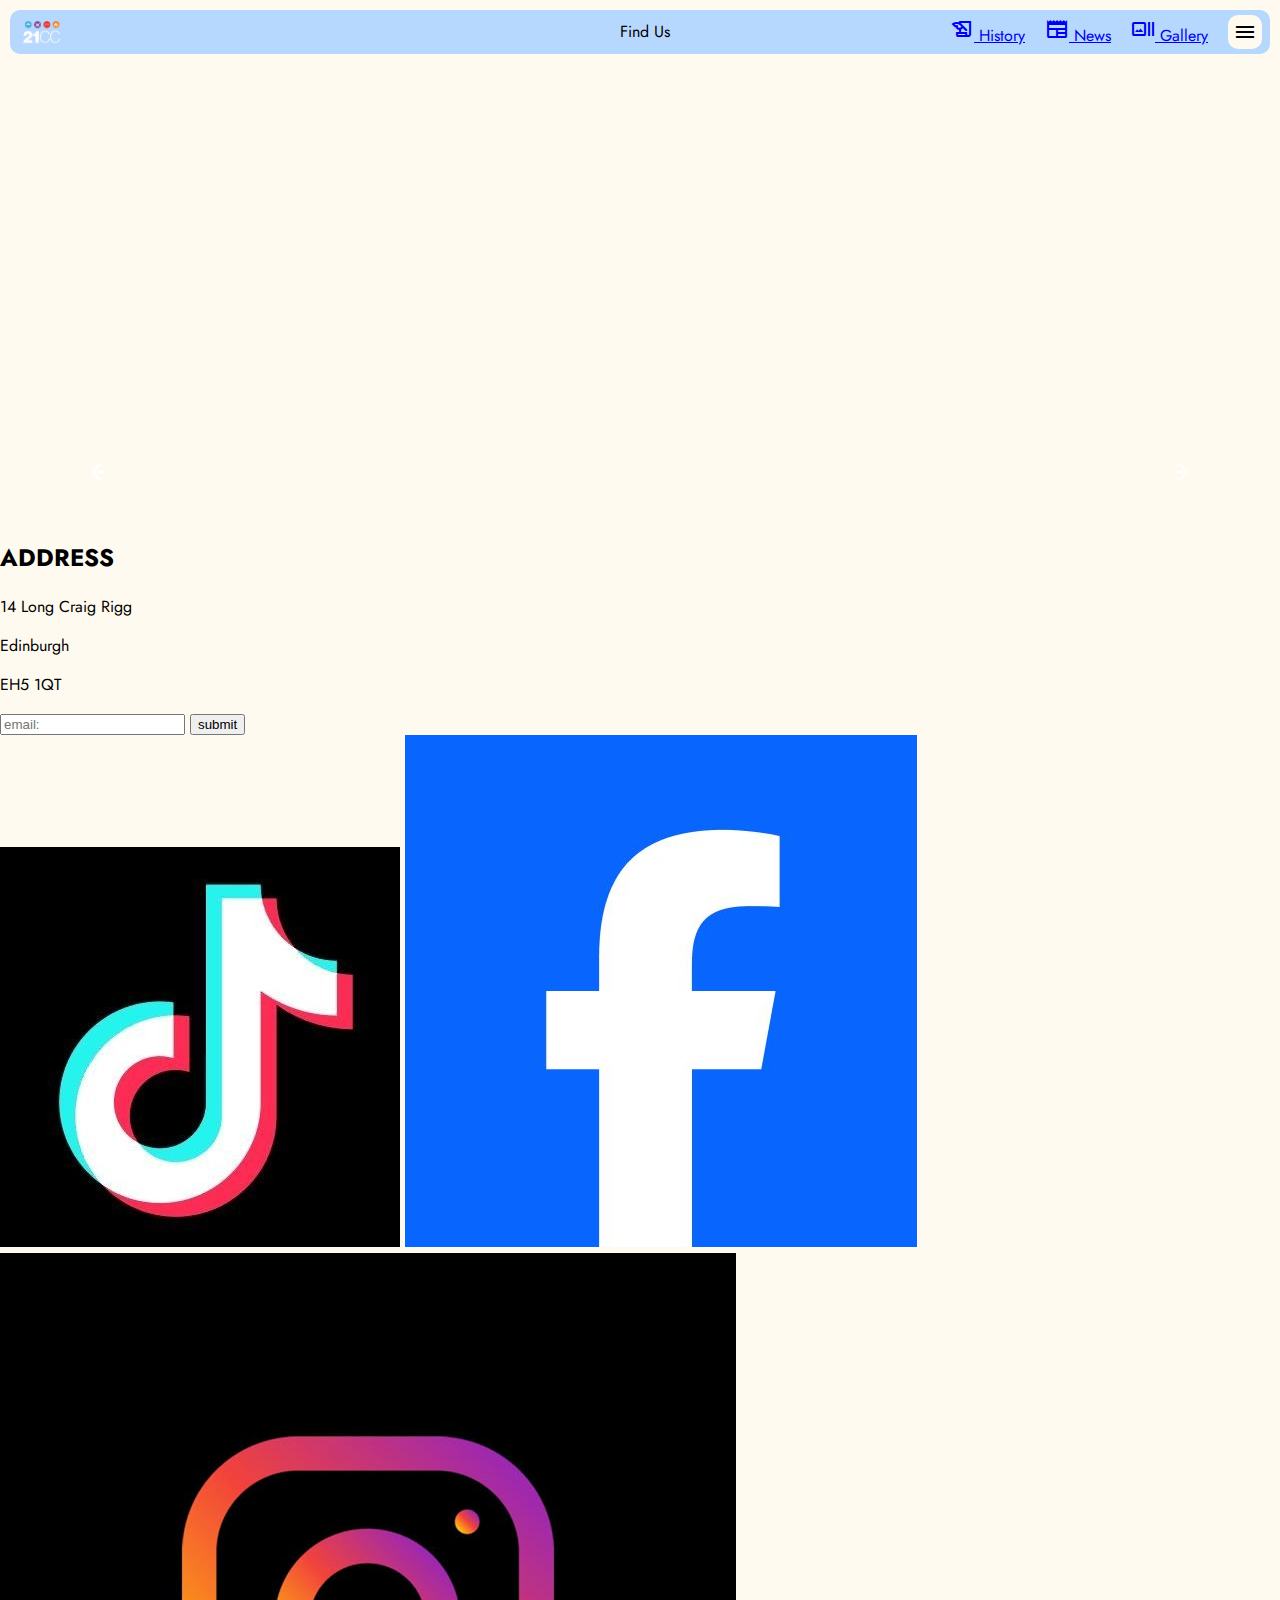
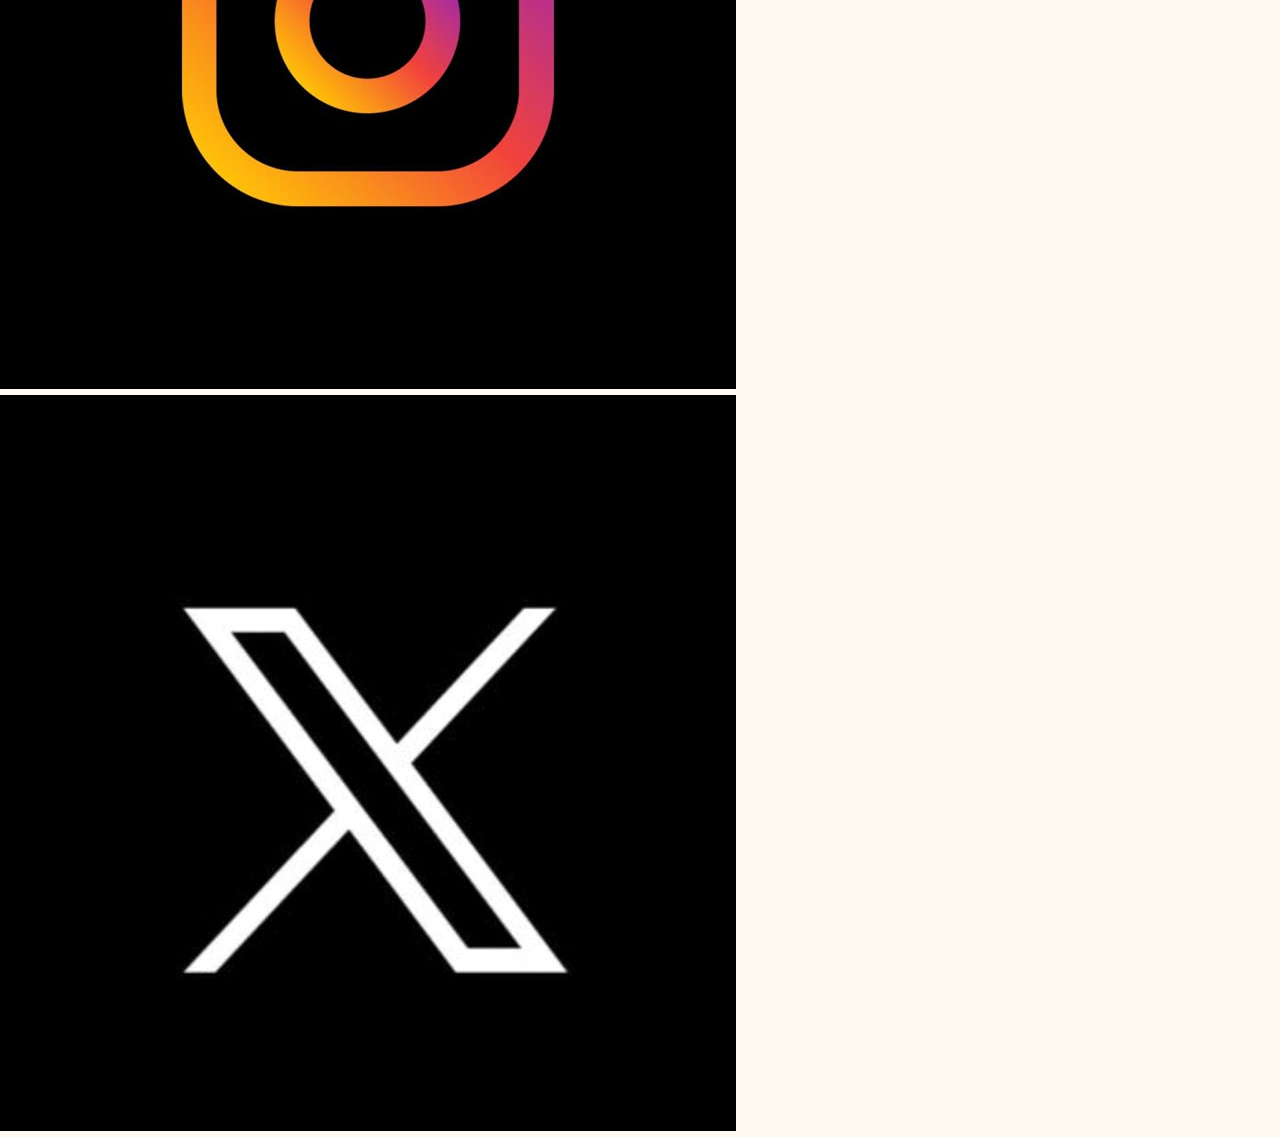
<file: location.html>
<!DOCTYPE html>

<html lang="en">

<head>
  <meta charset="UTF-8">
  <meta name="viewport" content="width=device-width, initial-scale=1.0">
  <link rel="stylesheet" href="css/style.css">
  <script src="js/script.js"></script>
  <title>Location | Granton Gas</title>
  <link rel="icon" type="image/x-icon" href="/img/favicon.png">
  <link
    href="https://fonts.googleapis.com/css2?family=Material+Symbols+Outlined&icon_names=arrow_back,arrow_forward,art_track,history_edu,mail,menu,newspaper,pin_drop,videocam"
    rel="stylesheet">
</head>

<body onresize="slideHeight()">
  <!--navbar -->
  <div class="navbar-container">
    <div class="navbar-content">
      <div class="logo">
        <a href="/"><img src="img/logo.png" alt="logo"></a>
      </div>
      <div class="title">Find Us</div>
      <div class="dropdown">
        <div class="desktop-links">
          <a href="/history.html">
            <span class="material-symbols-outlined"> history_edu </span>
            History
          </a>
          <a href="/news.html">
            <span class="material-symbols-outlined"> newspaper </span>
            News
          </a>
          <a href="/gallery.html">
            <span class="material-symbols-outlined"> art_track </span>
            Gallery
          </a>
        </div>
        <span class="dropdown-button" onclick="OpenDropdown()">
          <span class="material-symbols-outlined"> menu </span>
        </span>
        <div class="dropdown-content" id="dropdown">
          <a class="desktop-hide" href="/history.html">
            <span class="material-symbols-outlined"> history_edu </span>
            History
          </a>
          <a class="desktop-hide" href="/news.html">
            <span class="material-symbols-outlined"> newspaper </span>
            News
          </a>
          <a class="desktop-hide" href="/gallery.html">
            <span class="material-symbols-outlined"> art_track </span>
            Gallery
          </a>
          <a href="/live.html">
            <span class="material-symbols-outlined"> videocam </span>
            Livestream
          </a>
          <a href="/location.html">
            <span class="material-symbols-outlined"> pin_drop </span>
            Find Us
          </a>
          <a href="/contact.html">
            <span class="material-symbols-outlined"> mail </span>
            Contact
          </a>
        </div>
      </div>
    </div>
  </div>

  <!-- google map embed + address -->
  <div class="section location">
    <iframe
      src="https://www.google.com/maps/embed?pb=!1m18!1m12!1m3!1d2232.195336571877!2d-3.247170129635123!3d55.98064498647802!2m3!1f0!2f0!3f0!3m2!1i1024!2i768!4f13.1!3m3!1m2!1s0x4887c70c6819c1bf%3A0x891101c63dcd221c!2sGranton%20Gas%20Holder!5e0!3m2!1sen!2suk!4v1747560679492!5m2!1sen!2suk"
      width="600" height="450" style="border:0;" allowfullscreen="" loading="lazy"
      referrerpolicy="no-referrer-when-downgrade"></iframe>
    <div class="location-text">
      <h2> ADDRESS </h2>
      <p> 14 Long Craig Rigg </p>
      <p> Edinburgh </p>
      <p> EH5 1QT </p>
    </div>
  </div>


  <!-- footer / page selector-->
  <div class="section page-selector">
    <div class="slide fade">
      <a href="/">
        <h1>The Granton Gas Holder Project</h1>
        <p>
          Discover the heart of Edinburgh’s waterfront transformation. At the
          centre of a £1.3 billion regeneration of the Granton waterfront, the
          Granton Gas Holder stands as a powerful symbol of Edinburgh’s
          industrial heritage and bright future. This iconic structure,
          recently brought to life through a series of innovative lighting
          installations and creative multimedia events by talented Edinburgh
          College students, is more than just a landmark — it’s a celebration
          of community, history, and creative vision.
        </p>
      </a>
    </div>
    <div class="slide fade">
      <a href="/history.html">
        <h1>The History of the Granton Gas Holder</h1>
        <p>
          From industrial powerhouse to cultural landmark. The Granton Gas
          Holder has stood proudly on Edinburgh’s northern shoreline for over
          a century, a striking reminder of the city’s industrial past and
          engineering prowess. Constructed in 1903, the gas holder was once
          part of the Granton Gasworks, a vital facility that provided gas for
          homes, businesses, and street lighting across Edinburgh.
        </p>
      </a>
    </div>
    <div class="slide fade">
      <a href="/news.html">
        <h1>Latest News & Updates</h1>
        <p>
          Stay informed with the latest developments around the Granton Gas
          Holder project. This section is your go-to source for news,
          announcements, and behind-the-scenes updates about the Granton Gas
          Holder and the wider regeneration of the Granton waterfront. From
          lighting events and student showcases to milestones in the £1.3bn
          redevelopment, this is where the story continues to unfold.
        </p>
      </a>
    </div>
    <div class="slide fade">
      <a href="/gallery.html">
        <h1>Illuminating the Granton Gas Holder</h1>
        <p>
          A visual journey through heritage, creativity, and transformation.
          Step into the story of the Granton Gas Holder through a curated
          selection of high-quality images and dynamic multimedia content that
          captures the beauty, scale, and spirit of this iconic Edinburgh
          landmark.
        </p>
      </a>
    </div>
    <div class="slide fade">
      <a href="/live.html">
        <h1>Live: Granton Gas Holder in Real Time</h1>
        <p>
          Experience the Granton Gas Holder — anytime, anywhere. Watch the
          iconic Granton Gas Holder as it stands today — live and in real
          time. Whether you’re nearby or across the globe, this live video
          stream gives you a front-row view of one of Edinburgh’s most
          striking landmarks, 24/7.
        </p>
      </a>
    </div>
    <div class="slide fade">
      <a href="/location.html">
        <h1>Visit the Granton Gas Holder</h1>
        <p>
          Find your way to one of Edinburgh’s most iconic landmarks. Located
          on the northern edge of Edinburgh, the Granton Gas Holder sits at
          the heart of a major urban transformation — the £1.3 billion Granton
          waterfront regeneration project. With its towering steel frame and
          striking presence, the gas holder is a must-see destination for
          locals, visitors, and history enthusiasts alike.
        </p>
      </a>
    </div>
    <!-- Copy from here -->
    <div class="slide fade">
      <a href="/contact.html">
        <h1>Contact us, We’d love to hear from you.</h1>
        <p>
          Whether you have questions about the Granton Gas Holder project,
          want to get involved, or have media or collaboration enquiries, our
          team is here to help.
        </p>
      </a>
    </div>
    <!-- to here to add another -->
    <span class="material-symbols-outlined arrow back" onclick="changeslide(-1)">
      arrow_back
    </span>
    <span class="material-symbols-outlined arrow forward" onclick="changeslide(1)">
      arrow_forward
    </span>
  </div>

  <div class="section footer">
    <div class="form">
      <form>
        <input type="text" id="email" name="email" placeholder="email:">
        <input type="submit" value="submit">
      </form>
    </div>
    <div class="socials">
      <!-- put social media links and images here-->
      <a href="https://tiktok.com/" class="social-logo"><img src="img/social_media_icons/Tik_Tok_Logo.jpg"
          alt="tiktok"></a>
      <a href="https://facebook.com/" class="social-logo"><img src="img/social_media_icons/Facebook_Logo.jpg"
          alt="facebook"></a>
      <a href="https://instagram.com/" class="social-logo"><img src="img/social_media_icons/Instagram_Logo.jpg"
          alt="instagram"></a>
      <a href="https://twitter.com/" class="social-logo"><img src="img/social_media_icons/X_Logo.jpg" alt="X"></a>
    </div>
  </div>

  <script>
    slideHeight()
    let slideIndex = 1;
    changeslide(6);
    dropdown.style.display = "none";
  </script>
</body>

</html>
</file>
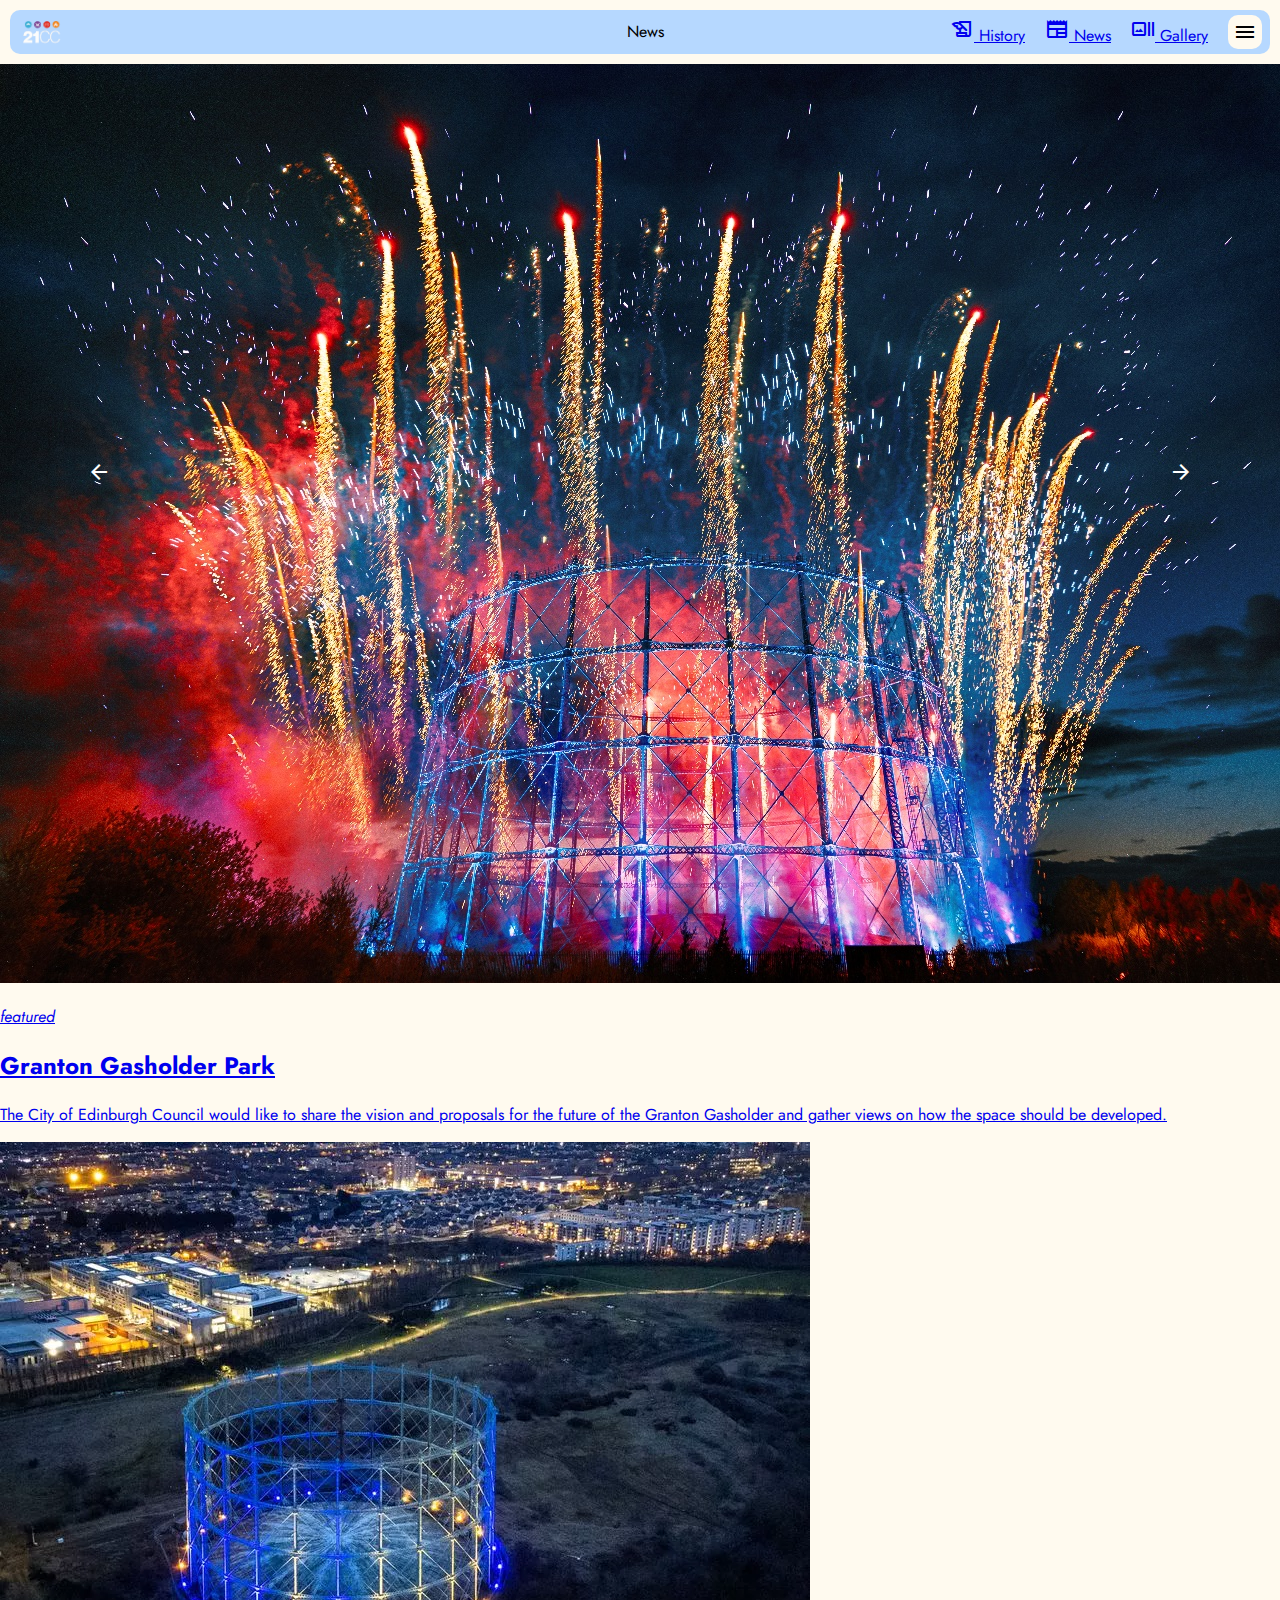
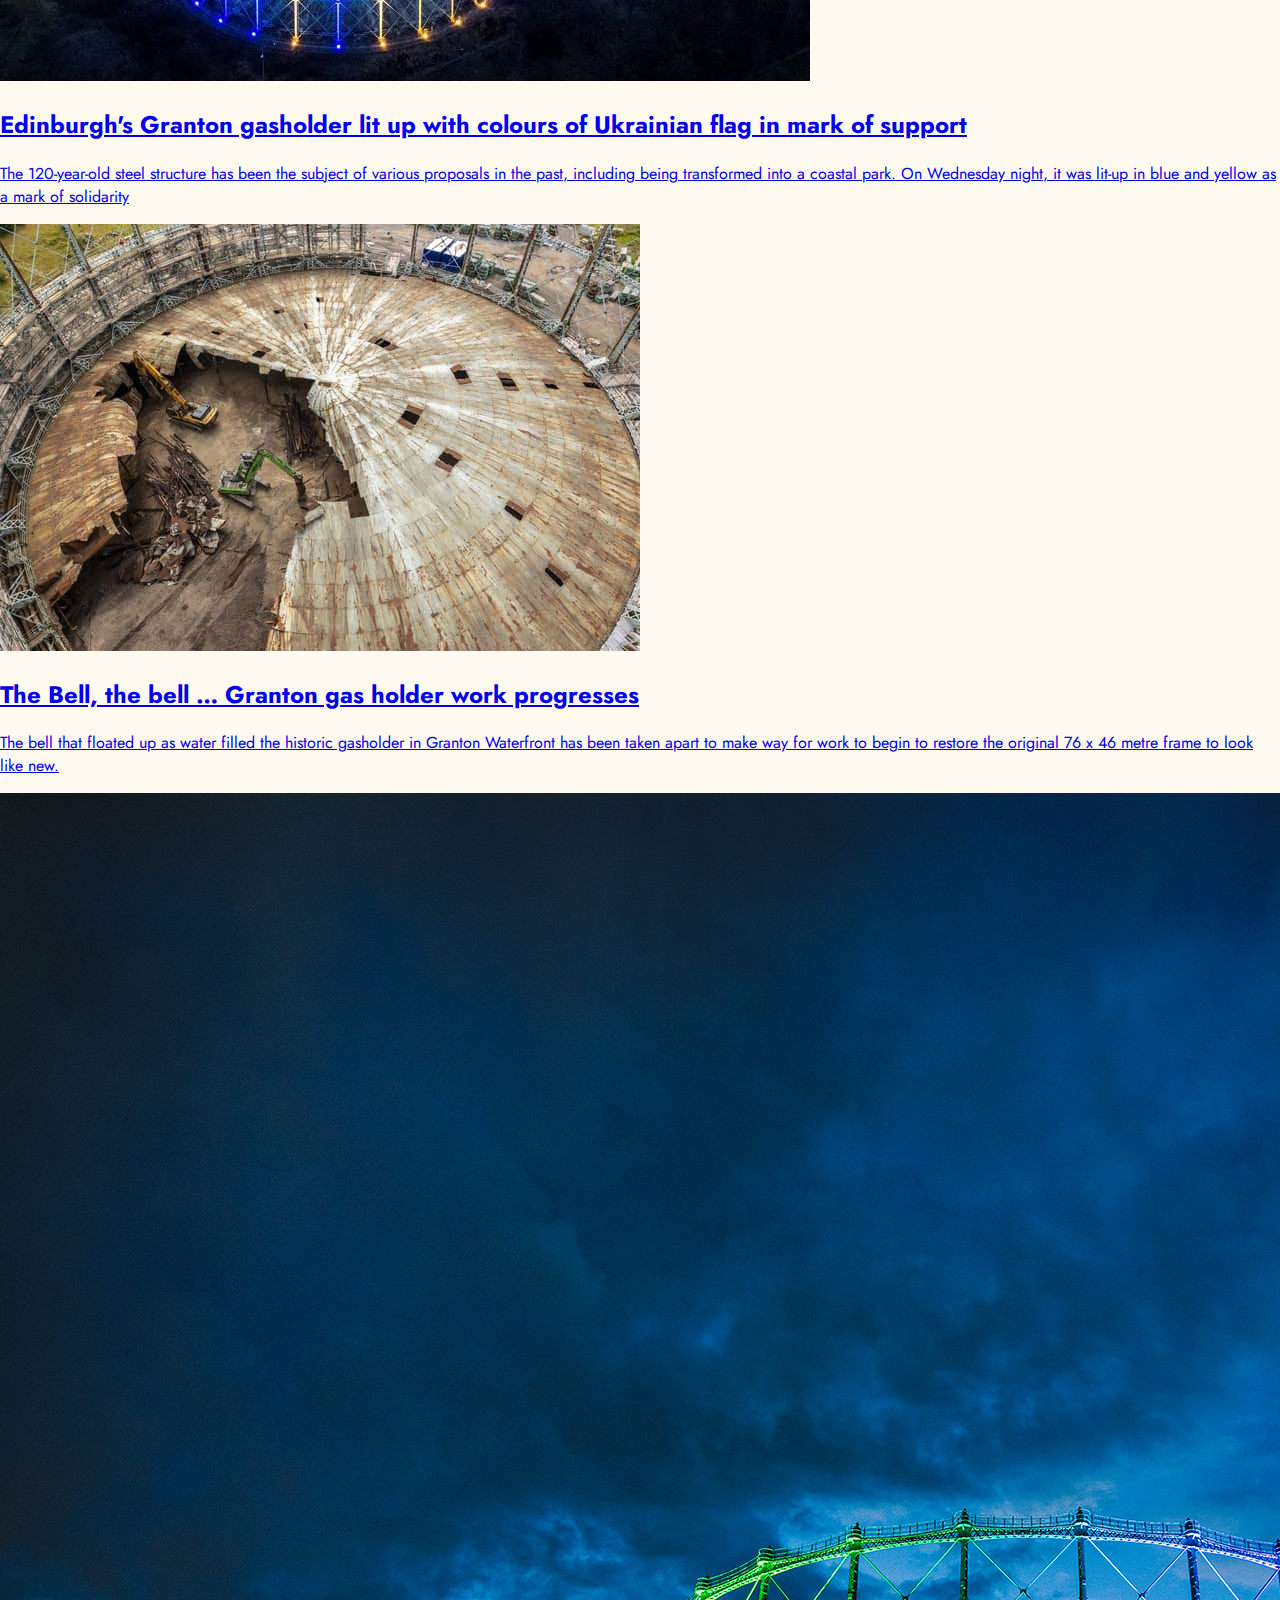
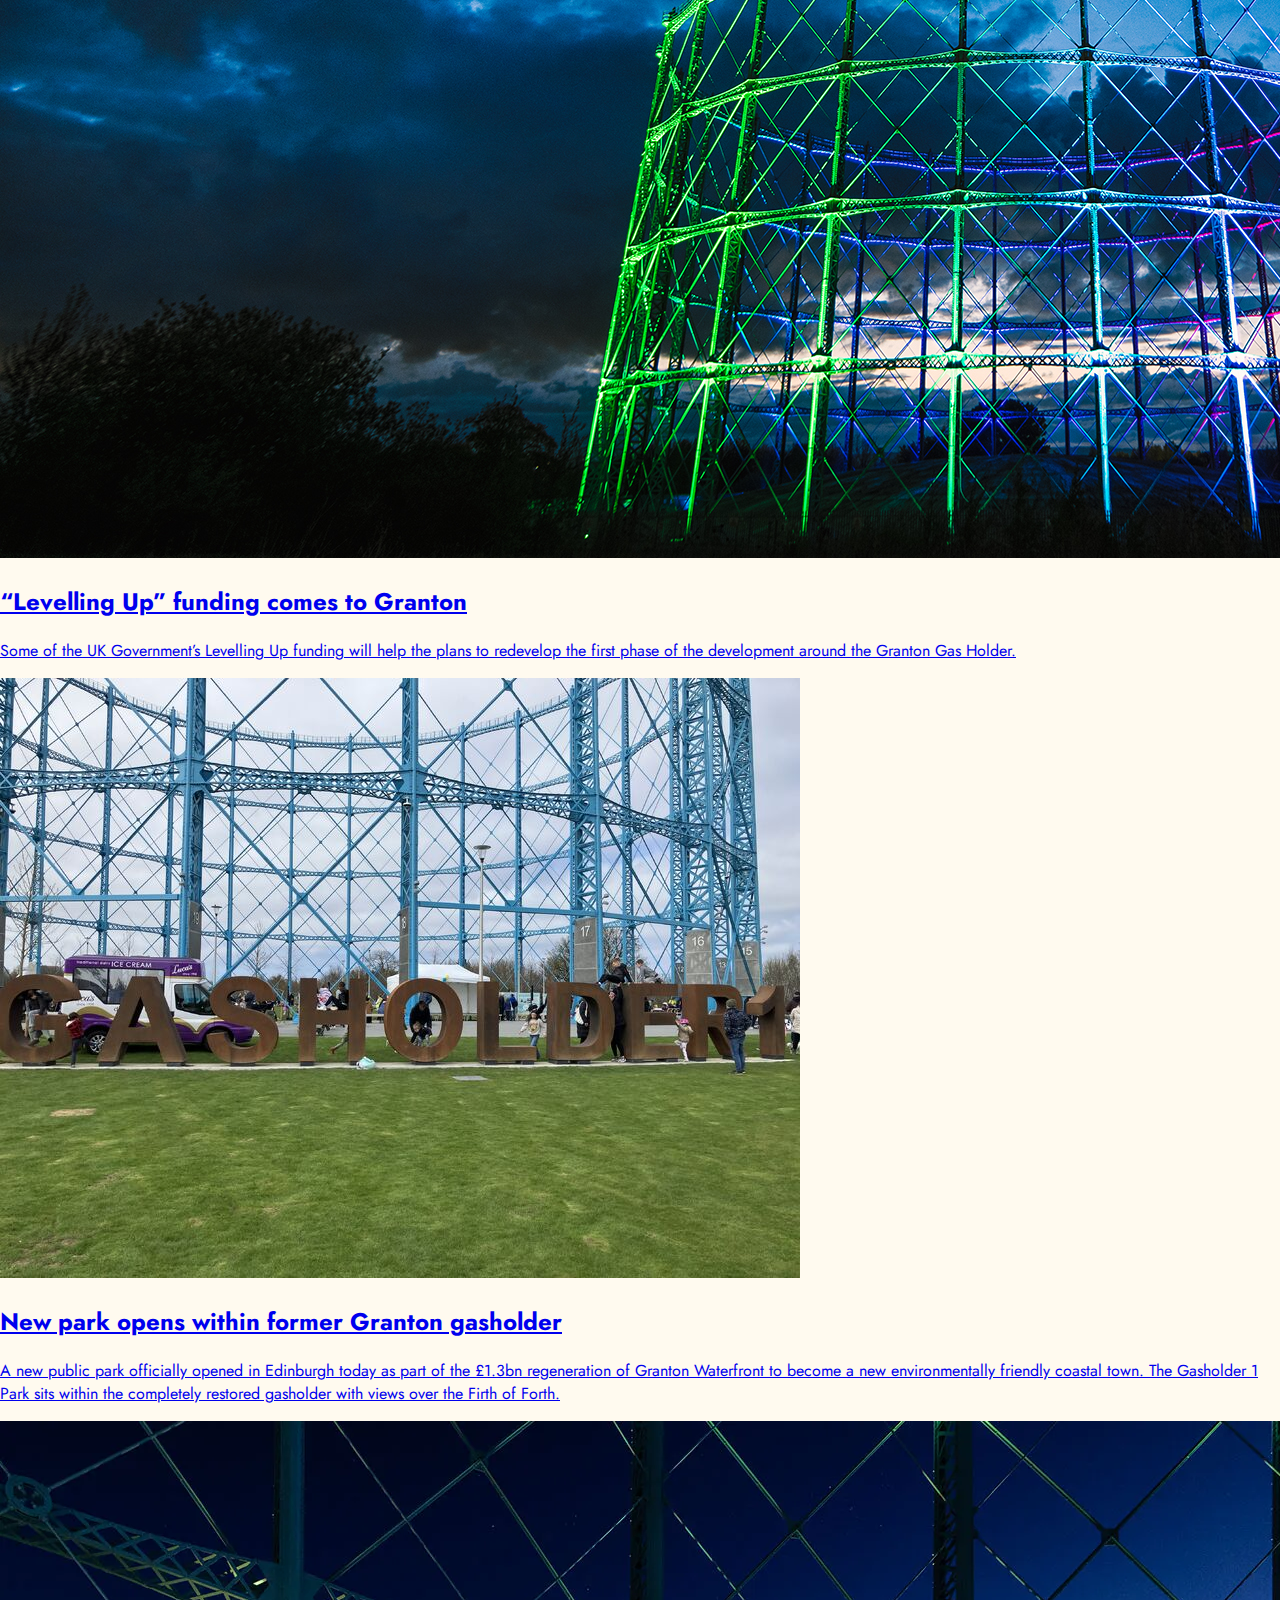
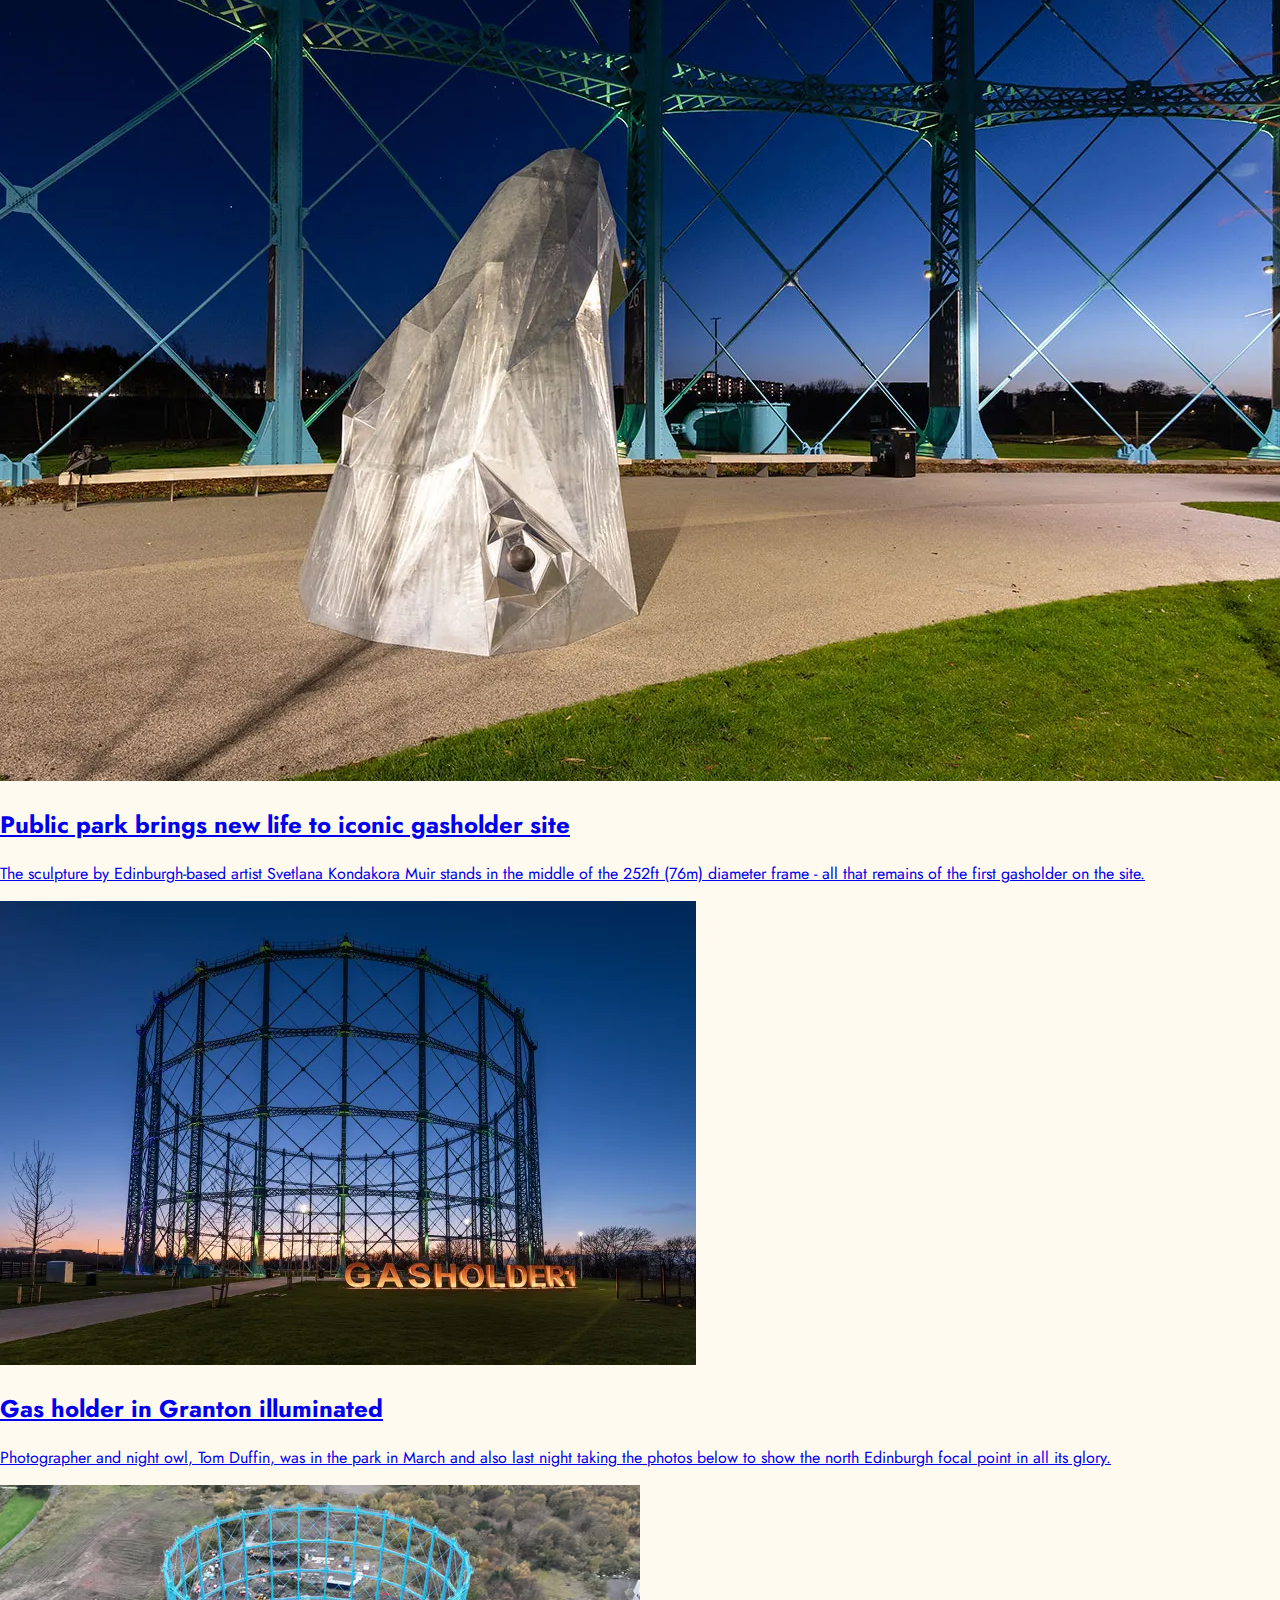
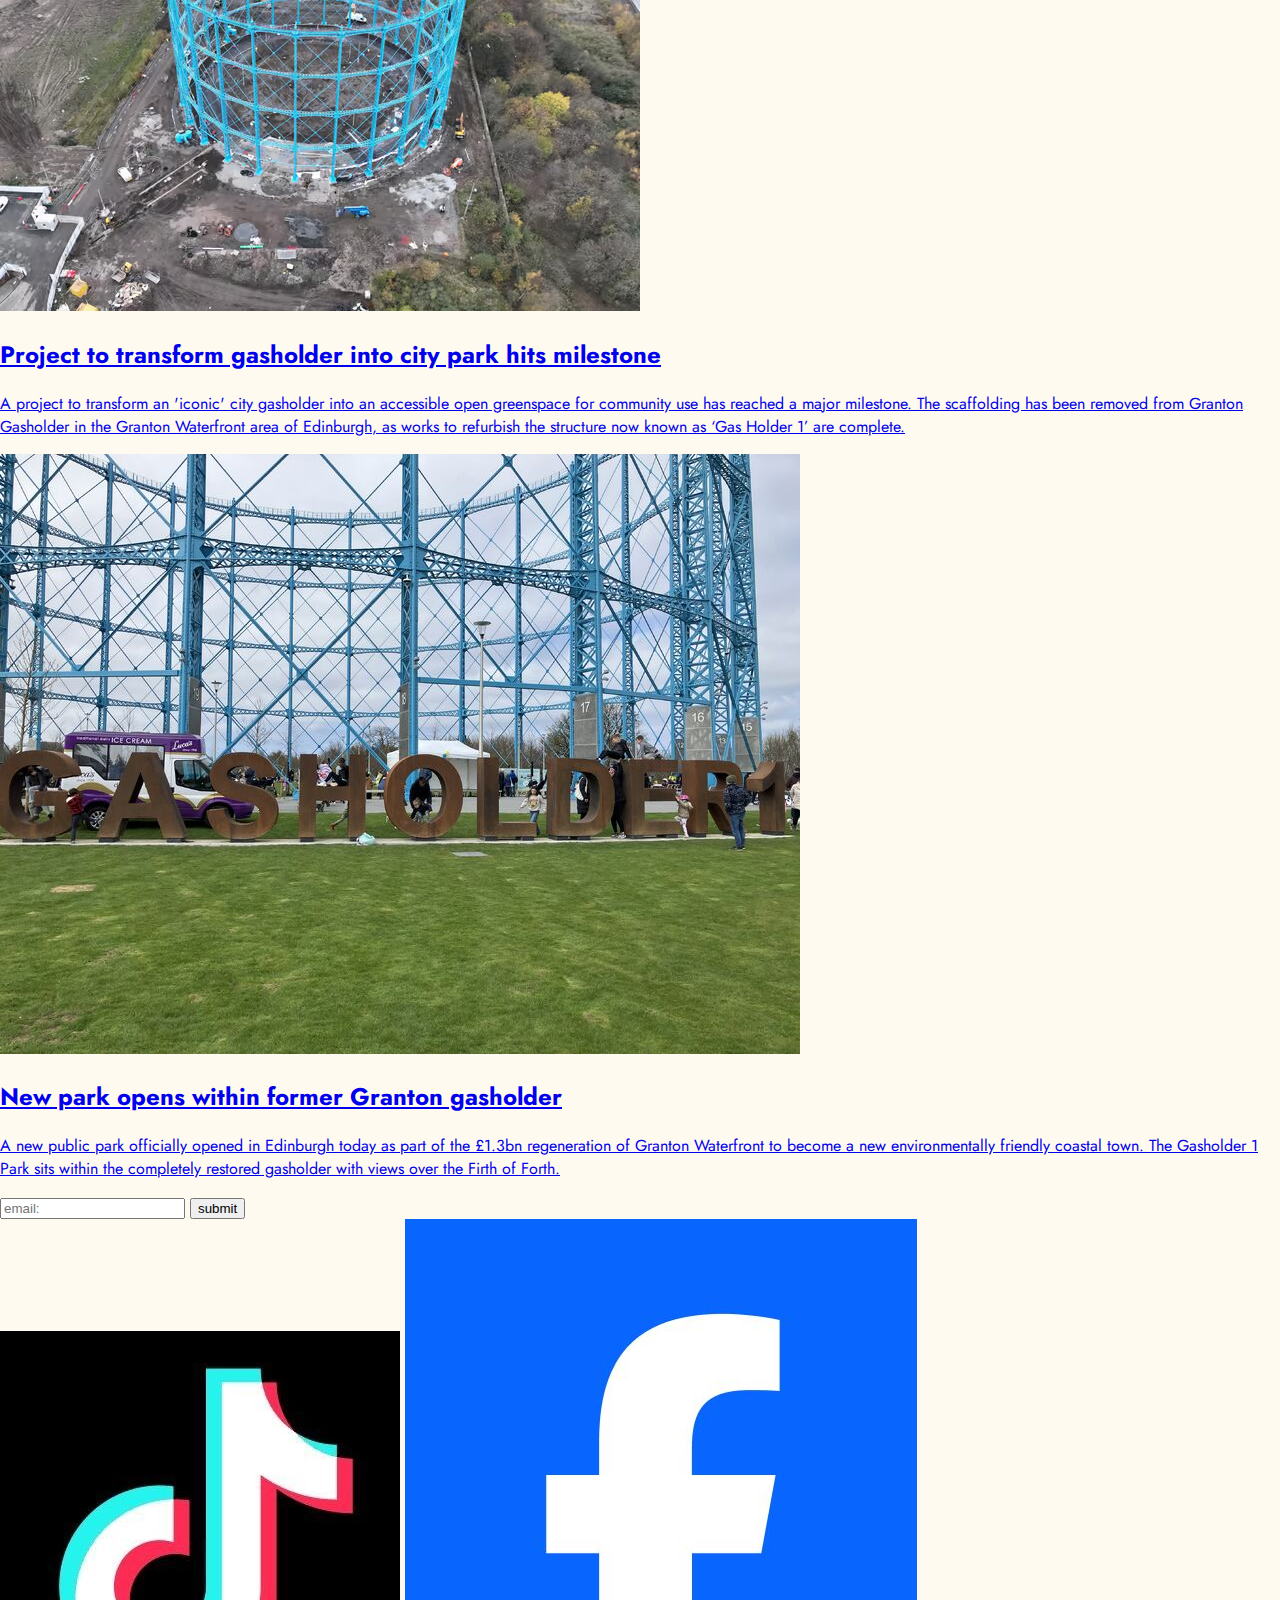
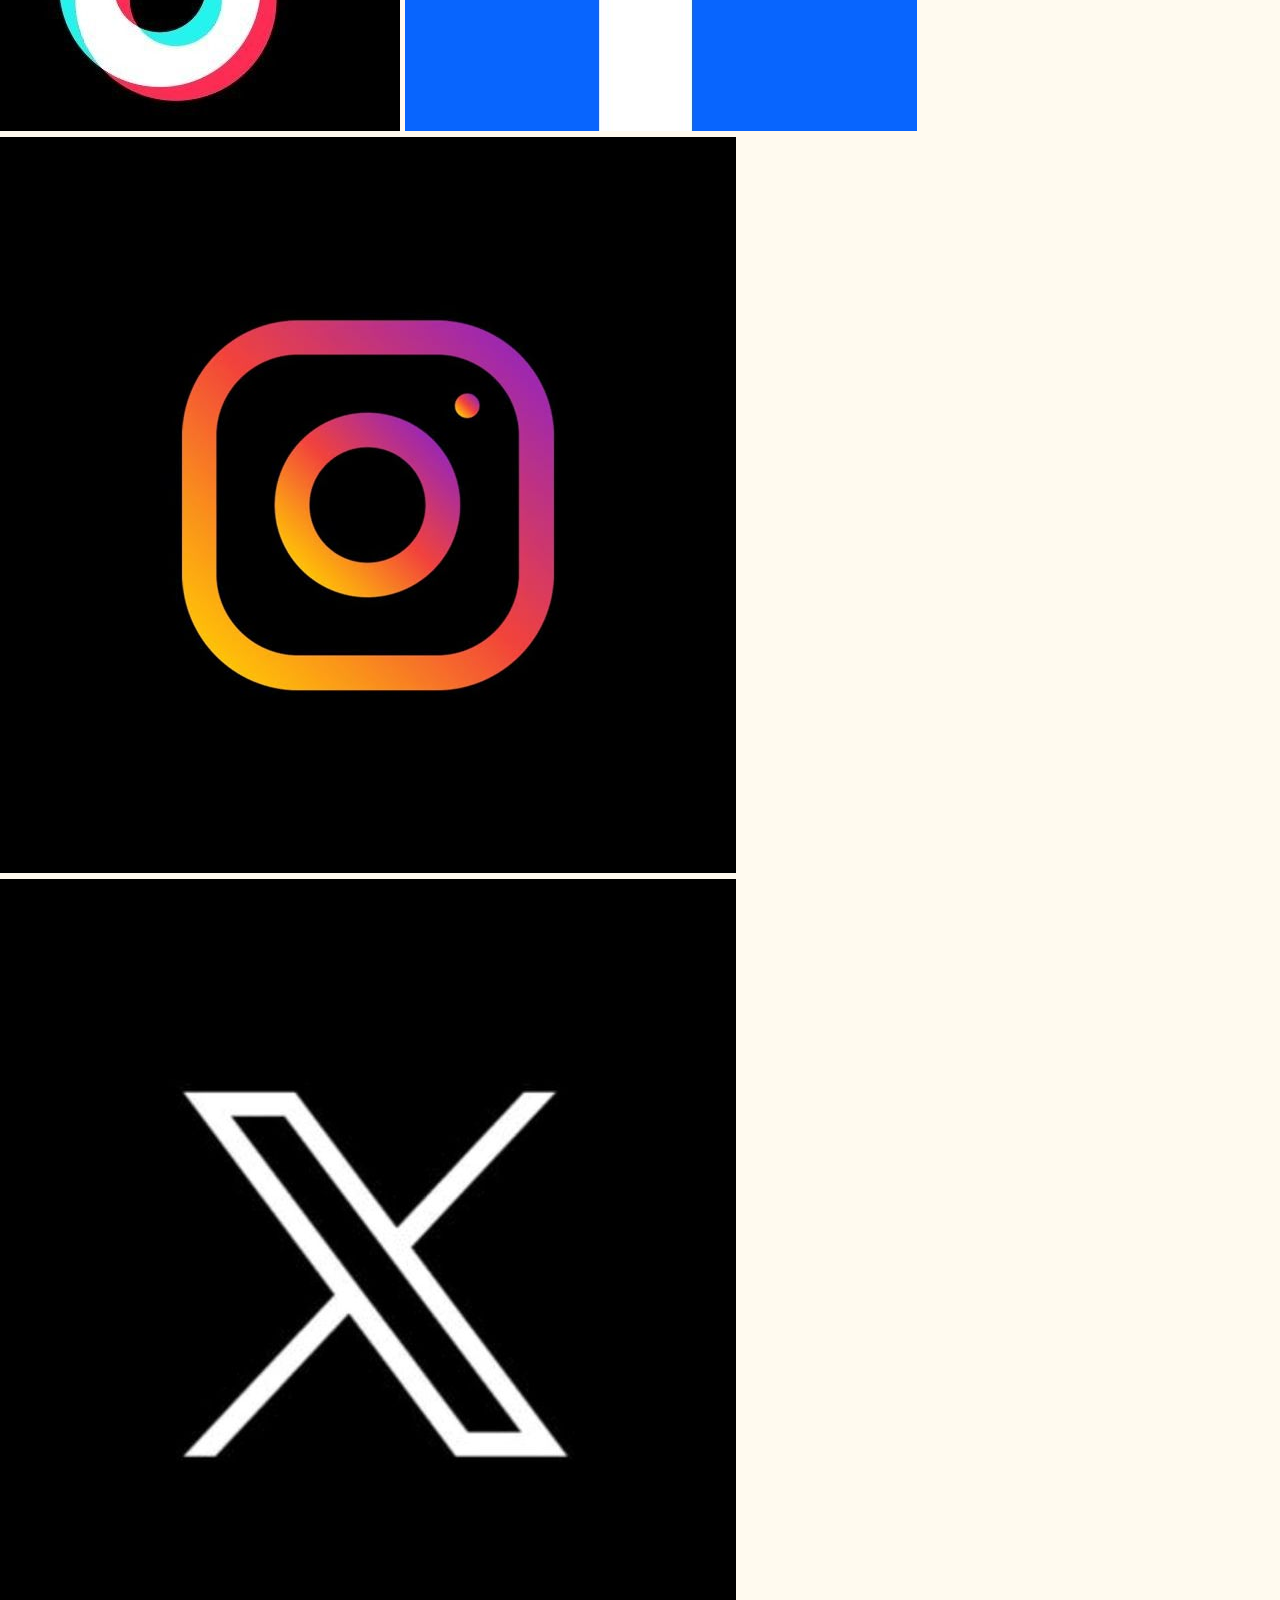
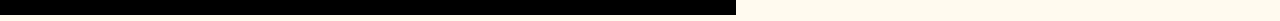
<file: news.html>
<!DOCTYPE html>

<html lang="en">

<head>
  <meta charset="UTF-8" />
  <meta name="viewport" content="width=device-width, initial-scale=1.0" />
  <link rel="stylesheet" href="css/style.css" />
  <script src="js/script.js"></script>
  <title>Document</title>
  <link
    href="https://fonts.googleapis.com/css2?family=Material+Symbols+Outlined&icon_names=arrow_back,arrow_forward,art_track,history_edu,mail,menu,newspaper,pin_drop,videocam"
    rel="stylesheet" />
</head>

<body onresize="slideHeight()">

  <!-- navbar -->
  <div class="navbar-container">
    <div class="navbar-content">
      <div class="logo">
        <a href="/"><img src="img/logo.png" alt="logo"/></a>
      </div>
      <div class="title">News</div>
      <div class="dropdown">
        <div class="desktop-links">
          <a href="/history.html">
            <span class="material-symbols-outlined"> history_edu </span>
            History
          </a>
          <a href="/news.html">
            <span class="material-symbols-outlined"> newspaper </span>
            News
          </a>
          <a href="/gallery.html">
            <span class="material-symbols-outlined"> art_track </span>
            Gallery
          </a>
        </div>
        <span class="dropdown-button" onclick="OpenDropdown()">
          <span class="material-symbols-outlined"> menu </span>
        </span>
        <div class="dropdown-content" id="dropdown">
          <a class="desktop-hide" href="/history.html">
            <span class="material-symbols-outlined"> history_edu </span>
            History
          </a>
          <a class="desktop-hide" href="/news.html">
            <span class="material-symbols-outlined"> newspaper </span>
            News
          </a>
          <a class="desktop-hide" href="/gallery.html">
            <span class="material-symbols-outlined"> art_track </span>
            Gallery
          </a>
          <a href="/live.html">
            <span class="material-symbols-outlined"> videocam </span>
            Livestream
          </a>
          <a href="/location.html">
            <span class="material-symbols-outlined"> pin_drop </span>
            Find Us
          </a>
          <a href="/contact.html">
            <span class="material-symbols-outlined"> mail </span>
            Contact
          </a>
        </div>
      </div>
    </div>
  </div>

  <!-- the news info section -->
  <!-- needs links and proper text and images -->
  <div class="section news">
    <!-- find the links in the word doc cole sent, we need 10 articles-->
    <a class="article featured" href="https://consultationhub.edinburgh.gov.uk/sfc/granton-gas-holder-restoration/">
      <!-- link to the article -->
      <img src="img/news/1-edinburgh-gov-gas-park.jpeg" alt="news image" />
      <div class="news-text">
        <p style="font-style: italic;"> featured </p>
        <h2> Granton Gasholder Park</h2> <!-- put the proper title from the article -->
        <p>The City of Edinburgh Council would like to share the vision and proposals for the future of the Granton
          Gasholder and gather views on how the space should be developed.</p> <!-- first paragraph of article -->
      </div>
    </a>

    <a class="article regular-article"
      href="https://www.edinburghlive.co.uk/news/edinburgh-news/edinburghs-granton-gasholder-lit-up-23345188">
      <img src="img/news/2-edinburgh-live-ukraine.png" alt="news image" />
      <div class="news-text">
        <h2> Edinburgh's Granton gasholder lit up with colours of Ukrainian flag in mark of support</h2>
        <p>The 120-year-old steel structure has been the subject of various proposals in the past, including being
          transformed into a coastal park. On Wednesday night, it was lit-up in blue and yellow as a mark of solidarity
        </p>
      </div>
    </a>
    <a class="article regular-article"
      href="https://nen.press/2023/08/05/the-bell-the-bell-granton-gas-holder-work-progresses/">
      <img src="img/news/3-nen-press-the-bell.jpeg" alt="news image" />
      <div class="news-text">
        <h2>The Bell, the bell … Granton gas holder work progresses</h2>
        <p>The bell that floated up as water filled the historic gasholder in Granton Waterfront has been taken apart to
          make way for work to begin to restore the original 76 x 46 metre frame to look like new.</p>
      </div>
    </a>
    <a class="article regular-article"
      href="https://theedinburghreporter.co.uk/2021/11/levelling-up-funding-comes-to-granton/#google_vignette">
      <img src="img/news/4-edinburgh-reporting-level-up.jpg" alt="news image">
      <div class="news-text">
        <h2> “Levelling Up” funding comes to Granton</h2>
        <p>Some of the UK Government’s Levelling Up funding will help the plans to redevelop the first phase of the
          development around the Granton Gas Holder.</p>
      </div>
    </a>
    <!-- Copy from here -->
    <a class="article regular-article"
      href="https://nen.press/2025/04/04/new-park-opens-within-former-granton-gasholder/">
      <img src="img/news/5-msn-new-park.png" alt="news image" />
      <div class="news-text">
        <h2> New park opens within former Granton gasholder</h2>
        <p>A new public park officially opened in Edinburgh today as part of the £1.3bn regeneration of Granton
          Waterfront to become a new environmentally friendly coastal town. The Gasholder 1 Park sits within the
          completely restored gasholder with views over the Firth of Forth.</p>
      </div>
    </a>
    <!-- to here to add another article -->
    <a class="article regular-article" href="https://www.bbc.co.uk/news/articles/cvgnpn8vx79o">
      <img src="img/news/6-bbc-new-life.png" alt="news image" />
      <div class="news-text">
        <h2> Public park brings new life to iconic gasholder site</h2>
        <p>The sculpture by Edinburgh-based artist Svetlana Kondakora Muir stands in the middle of the 252ft (76m)
          diameter frame - all that remains of the first gasholder on the site.</p>
      </div>
    </a>
    <a class="article regular-article"
      href="https://theedinburghreporter.co.uk/2025/04/gas-holder-in-granton-illuminated/">
      <img src="img/news/7-edinburgh-reporter-illuminated.png" alt="news image" />
      <div class="news-text">
        <h2> Gas holder in Granton illuminated</h2>
        <p>Photographer and night owl, Tom Duffin, was in the park in March and also last night taking the photos below
          to show the north Edinburgh focal point in all its glory.</p>
      </div>
    </a>
    <a class="article regular-article"
      href="https://www.heraldscotland.com/news/24722688.project-transform-gasholder-city-park-hits-milestone/">
      <img src="img/news/8-herald-milestone copy.png" alt="news image" />
      <div class="news-text">
        <h2> Project to transform gasholder into city park hits milestone</h2>
        <p>A project to transform an 'iconic' city gasholder into an accessible open greenspace for community use has
          reached a major milestone.

          The scaffolding has been removed from Granton Gasholder in the Granton Waterfront area of Edinburgh, as works
          to refurbish the structure now known as ‘Gas Holder 1’ are complete.</p>
      </div>
    </a>
    <a class="article regular-article" href="#">
      <img src="img/news/9-nen-new-park.png" alt="news image" />
      <div class="news-text">
        <h2>New park opens within former Granton gasholder</h2>
        <p>A new public park officially opened in Edinburgh today as part of the £1.3bn regeneration of Granton
          Waterfront to become a new environmentally friendly coastal town. The Gasholder 1 Park sits within the
          completely restored gasholder with views over the Firth of Forth.</p>
      </div>
    </a>
  </div>

  <!-- footer / page selector-->
  <div class="section page-selector">
    <div class="slide fade">
      <a href="/">
        <h1>The Granton Gas Holder Project</h1>
        <p>
          Discover the heart of Edinburgh’s waterfront transformation. At the
          centre of a £1.3 billion regeneration of the Granton waterfront, the
          Granton Gas Holder stands as a powerful symbol of Edinburgh’s
          industrial heritage and bright future. This iconic structure,
          recently brought to life through a series of innovative lighting
          installations and creative multimedia events by talented Edinburgh
          College students, is more than just a landmark — it’s a celebration
          of community, history, and creative vision.
        </p>
      </a>
    </div>
    <div class="slide fade">
      <a href="/history.html">
        <h1>The History of the Granton Gas Holder</h1>
        <p>
          From industrial powerhouse to cultural landmark. The Granton Gas
          Holder has stood proudly on Edinburgh’s northern shoreline for over
          a century, a striking reminder of the city’s industrial past and
          engineering prowess. Constructed in 1903, the gas holder was once
          part of the Granton Gasworks, a vital facility that provided gas for
          homes, businesses, and street lighting across Edinburgh.
        </p>
      </a>
    </div>
    <div class="slide fade">
      <a href="/news.html">
        <h1>Latest News & Updates</h1>
        <p>
          Stay informed with the latest developments around the Granton Gas
          Holder project. This section is your go-to source for news,
          announcements, and behind-the-scenes updates about the Granton Gas
          Holder and the wider regeneration of the Granton waterfront. From
          lighting events and student showcases to milestones in the £1.3bn
          redevelopment, this is where the story continues to unfold.
        </p>
      </a>
    </div>
    <div class="slide fade">
      <a href="/gallery.html">
        <h1>Illuminating the Granton Gas Holder</h1>
        <p>
          A visual journey through heritage, creativity, and transformation.
          Step into the story of the Granton Gas Holder through a curated
          selection of high-quality images and dynamic multimedia content that
          captures the beauty, scale, and spirit of this iconic Edinburgh
          landmark.
        </p>
      </a>
    </div>
    <div class="slide fade">
      <a href="/live.html">
        <h1>Live: Granton Gas Holder in Real Time</h1>
        <p>
          Experience the Granton Gas Holder — anytime, anywhere. Watch the
          iconic Granton Gas Holder as it stands today — live and in real
          time. Whether you’re nearby or across the globe, this live video
          stream gives you a front-row view of one of Edinburgh’s most
          striking landmarks, 24/7.
        </p>
      </a>
    </div>
    <div class="slide fade">
      <a href="/location.html">
        <h1>Visit the Granton Gas Holder</h1>
        <p>
          Find your way to one of Edinburgh’s most iconic landmarks. Located
          on the northern edge of Edinburgh, the Granton Gas Holder sits at
          the heart of a major urban transformation — the £1.3 billion Granton
          waterfront regeneration project. With its towering steel frame and
          striking presence, the gas holder is a must-see destination for
          locals, visitors, and history enthusiasts alike.
        </p>
      </a>
    </div>
    <!-- Copy from here -->
    <div class="slide fade">
      <a href="/contact.html">
        <h1>Contact us, We’d love to hear from you.</h1>
        <p>
          Whether you have questions about the Granton Gas Holder project,
          want to get involved, or have media or collaboration enquiries, our
          team is here to help.
        </p>
      </a>
    </div>
    <!-- to here to add another -->
    <span class="material-symbols-outlined arrow back" onclick="changeslide(-1)">
      arrow_back
    </span>
    <span class="material-symbols-outlined arrow forward" onclick="changeslide(1)">
      arrow_forward
    </span>
  </div>

  <!-- email/socials-->
  <div class="section footer">
    <div class="form">
      <form>
        <input type="text" id="email" name="email" placeholder="email:">
        <input type="submit" value="submit">
      </form>
    </div>
    <div class="socials">
      <!-- put social media links and images here-->
      <a href="#" class="social-logo"><img src="img/social_media_icons/Tik Tok Logo.jpg" alt="tiktok"></a>
      <a href="#" class="social-logo"><img src="img/social_media_icons/Facebook_Logo.jpg" alt="facebook"></a>
      <a href="#" class="social-logo"><img src="img/social_media_icons/Instagram_Logo.jpg" alt="instagram"></a>
      <a href="#" class="social-logo"><img src="img/social_media_icons/X_Logo.jpg" alt="X"></a>
    </div>
  </div>

  <script>
    slideHeight()
    let slideIndex = 1;
    changeslide(3);
    dropdown.style.display = "none";
  </script>
</body>

</html>
</file>
<file: css/style.css>
@import url('https://fonts.googleapis.com/css2?family=Jost:ital,wght@0,100..900;1,100..900&display=swap');



:root{
    --bg: #FFFAEF;
    --text: #000000;
    --primary: #b6d8ff;
    --secondary: #9FB3DF;
    --accent: #BDDDE4;
}


.jost {
    font-family: "Jost", sans-serif;
    font-optical-sizing: auto;
    font-weight: 500;
    font-style: normal;
}

.material-symbols-outlined {
  font-variation-settings:
  'FILL' 0,
  'wght' 400,
  'GRAD' 0,
  'opsz' 24
}


body{
    padding: 0px;
    margin: 0px;
    overflow-x: hidden;
    background-color: var(--bg);
    font-family: "jost", sans-serif;
}

svg {
    pointer-events: none;
}

.navbar-container{
    position: sticky;
    margin: 10px;
    padding: 0px;
    background-color: var(--primary);
    padding: 5px;
    border-radius: 10px;
}

.navbar-content{
    height: 34px;
    display: flex;
    align-content: center;
    justify-content: space-between;
    margin: 0px 3px;
}

.logo{
    padding: 5px 5px 0 5px;
    width: 33vw;
    user-select: none;
}

.logo img{
    height: 30px;
}
.title{
    padding: 5px 5px 0 5px;
    width: 33vw;
    text-align: center;
}

.dropdown-button{
    user-select: none;
    padding: 5px 5px 0 5px;
    background-color: var(--bg);
    border-radius: 10px;
    
}

.desktop-links{
    display: flex;
    align-items: center;
    gap:20px;
    margin-right: 20px;
}

.desktop-hide{
    display: none;
}

.dropdown-button:hover{
    cursor: pointer;
}

.dropdown {
    display: flex;
    width: 33vw;
    justify-content: right;
  }

.dropdown-content {
  display: none;
  position: absolute;
  background-color: var(--primary);
  z-index: 1;
  min-width: 200px;
  top: 50px;
  right: 20px;
  flex-direction: column;
  gap: 10px;
  border-radius: 0px 0px 5px 5px;
  padding: 20px;
  align-items: center;
}


.carosel{
    overflow: hidden;
    z-index: 0;
    position: relative;
}

.slide{
    display: none;
    top: 0;
    z-index: -1;
    overflow: hidden;
}

.slide .image{
    width: 90%;
    height: 70vh;
    margin: 0 5%;
    object-fit: cover;
    filter: brightness(50%);
    z-index: 0;
    border-radius: 10px;
}

.fade {
    animation-name: fade;
    animation-duration: 1.5s;
}

@keyframes fade {
  from {
    opacity: 0.8;
  }
  to {
    opacity: 1;
  }
}

.arrow{
    position: absolute;
    top: 50%;
    user-select: none;
    cursor: pointer;
    color:white;
    padding: 10px;
}

.back{
    left: 6%;
    
}

.forward{
    right: 6%;
}


@media only screen and (max-width: 800px) {
    .desktop-links {
      display:none;
    }
    .desktop-hide{
        display: block;
    }
    .slide .image{
        height: 50vh;
        width: 90%;
        margin: 0 5%;;
    }
  }
</file>
